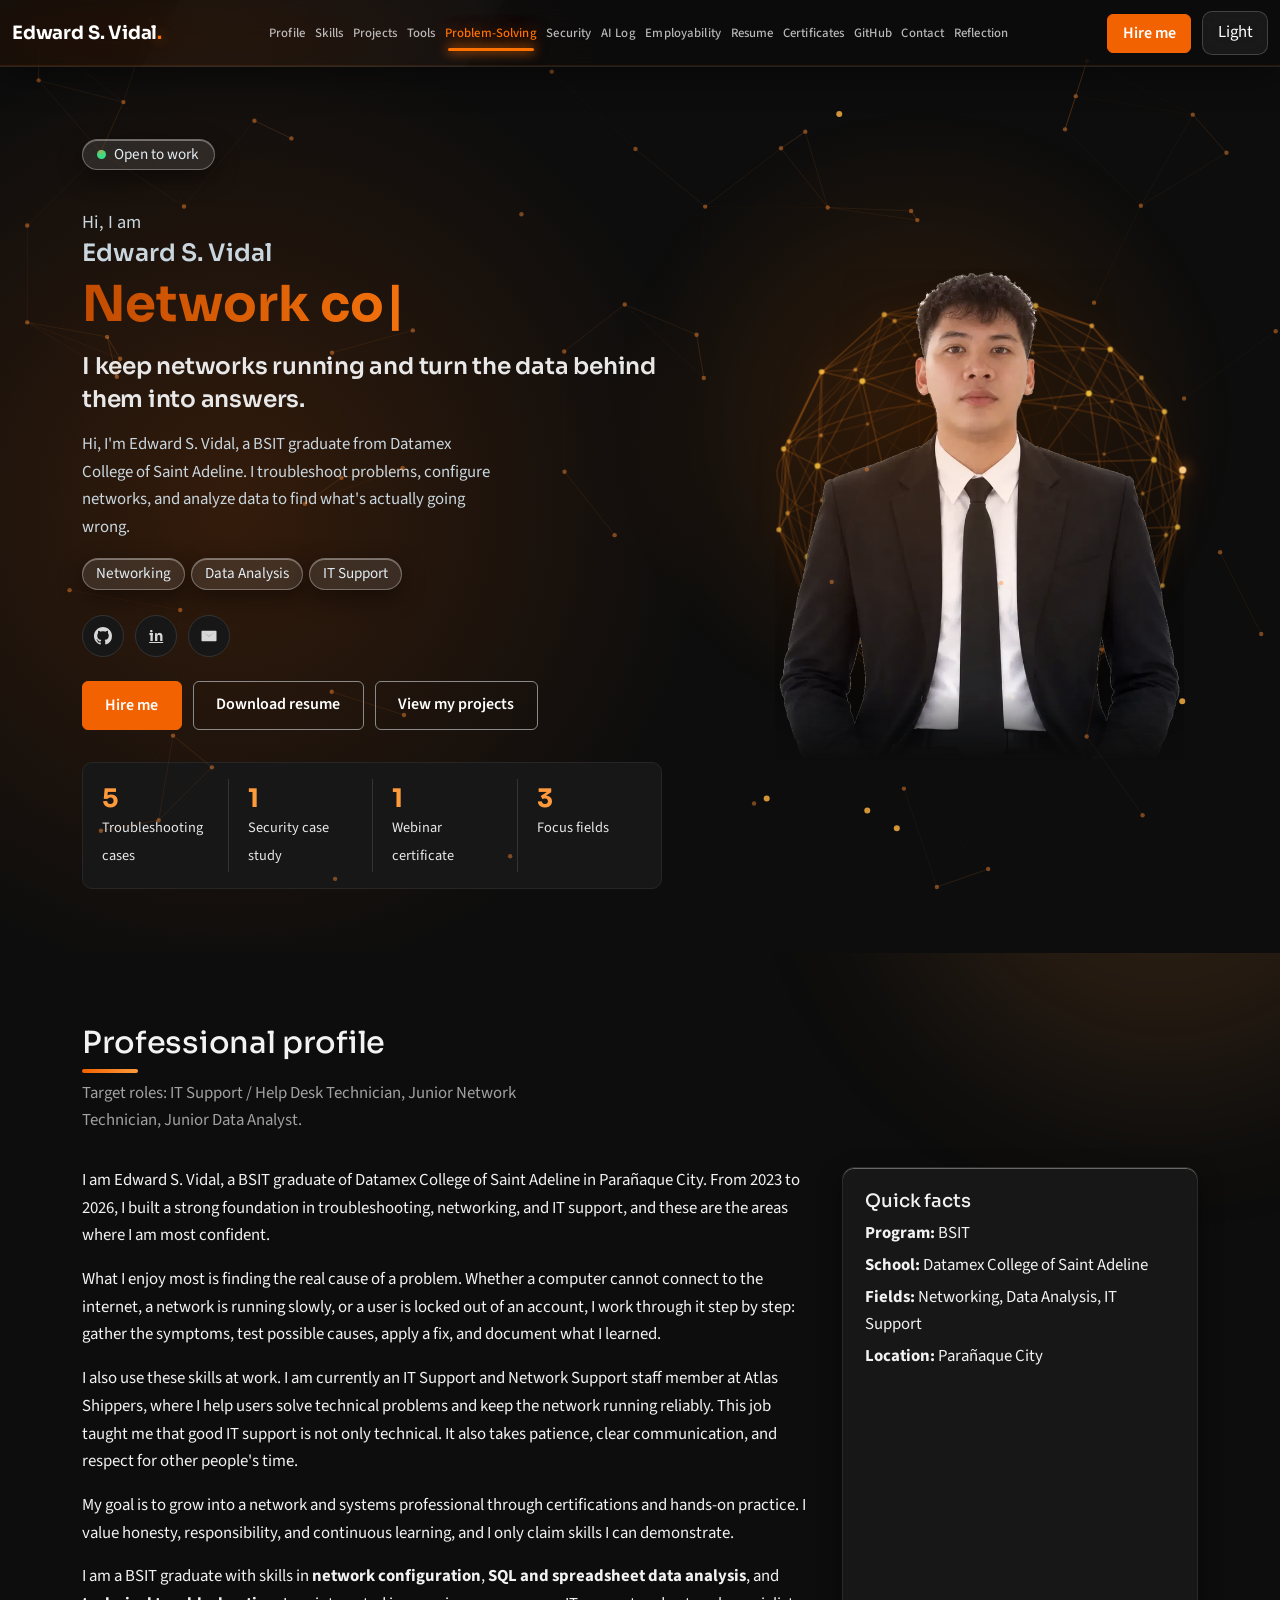
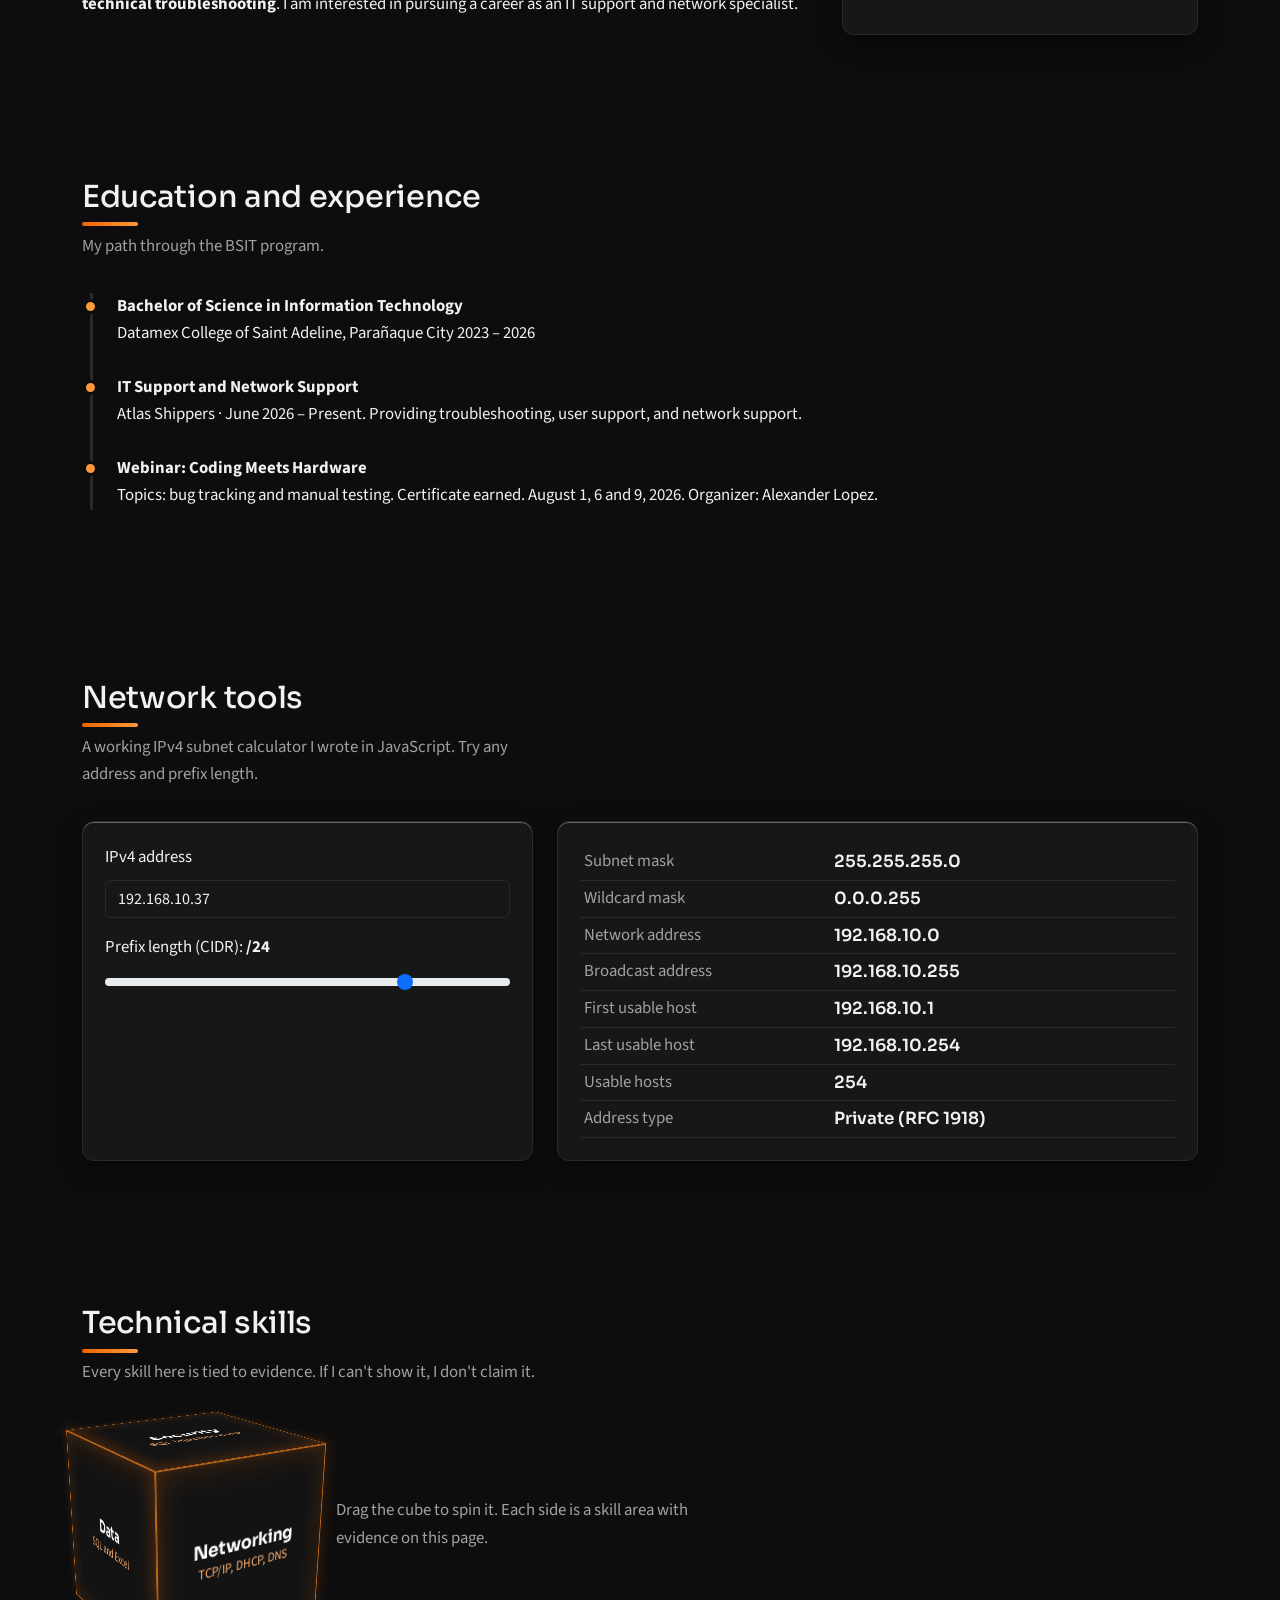
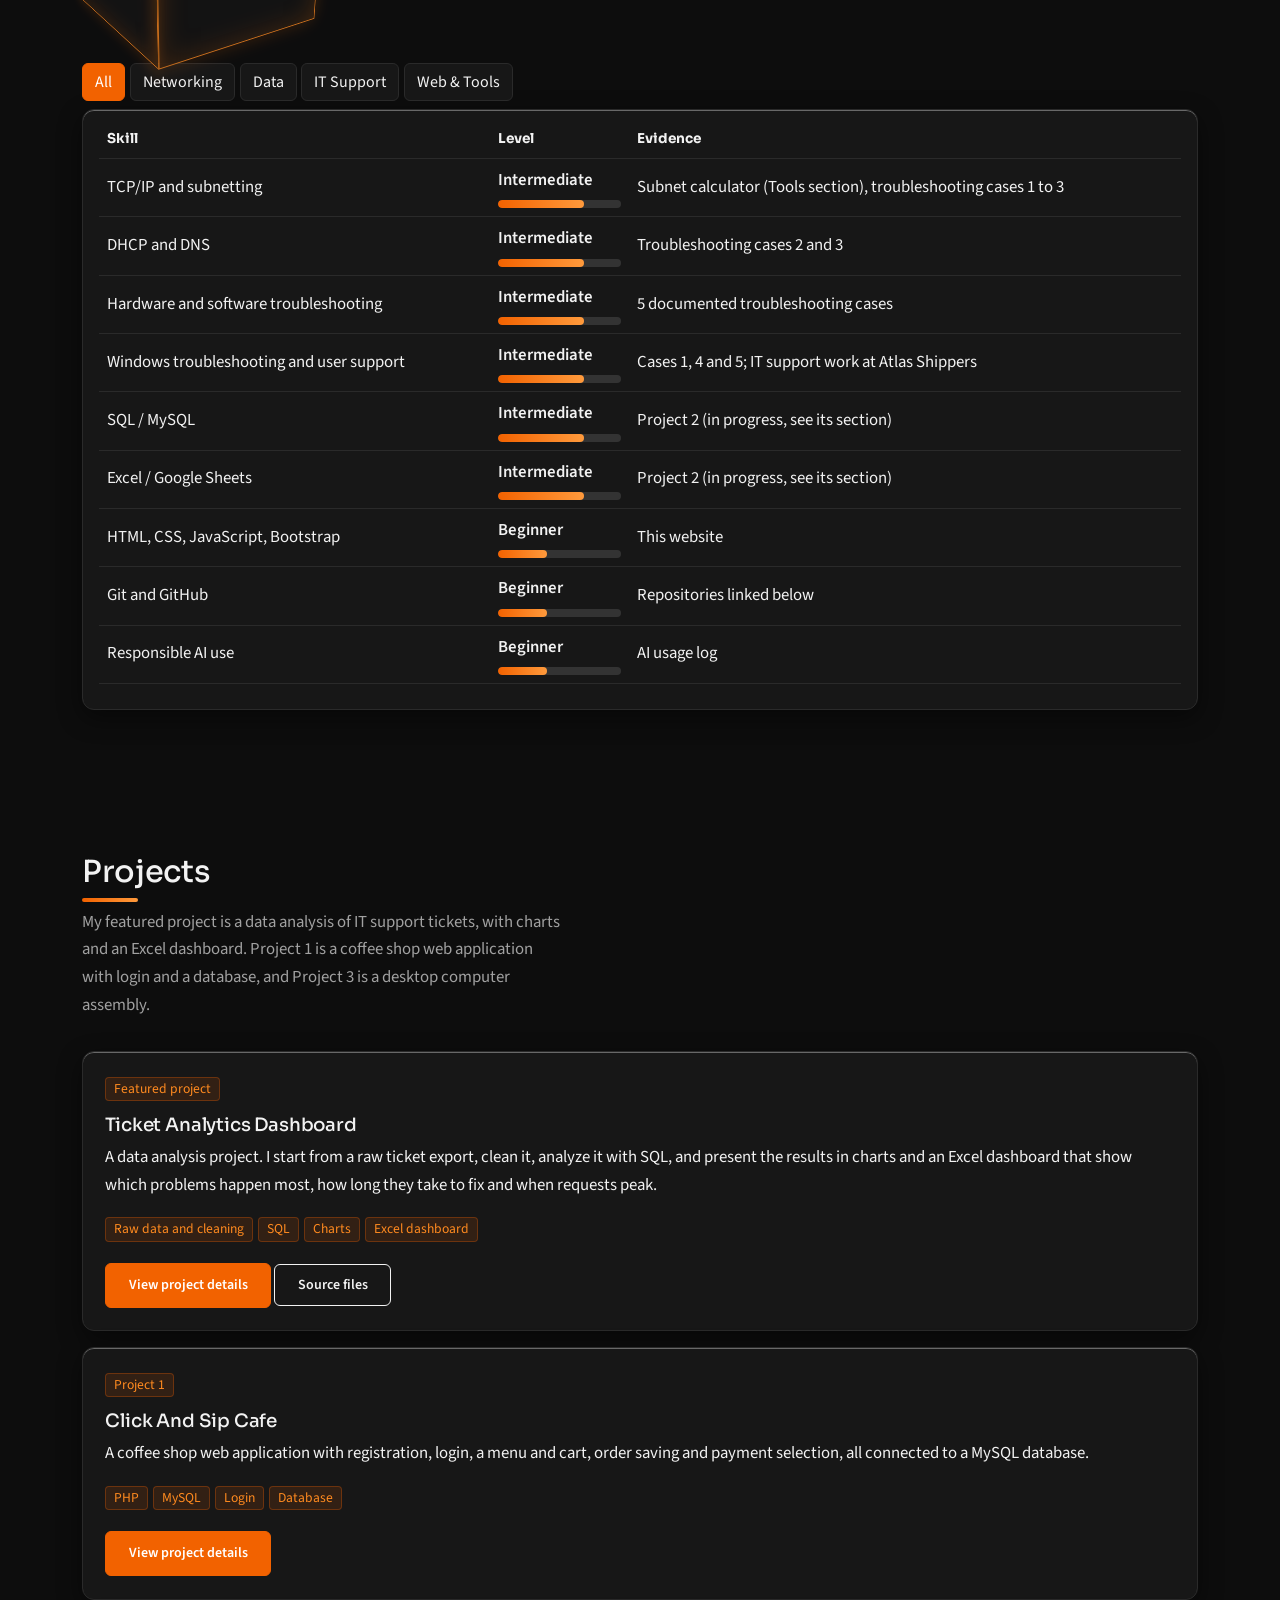
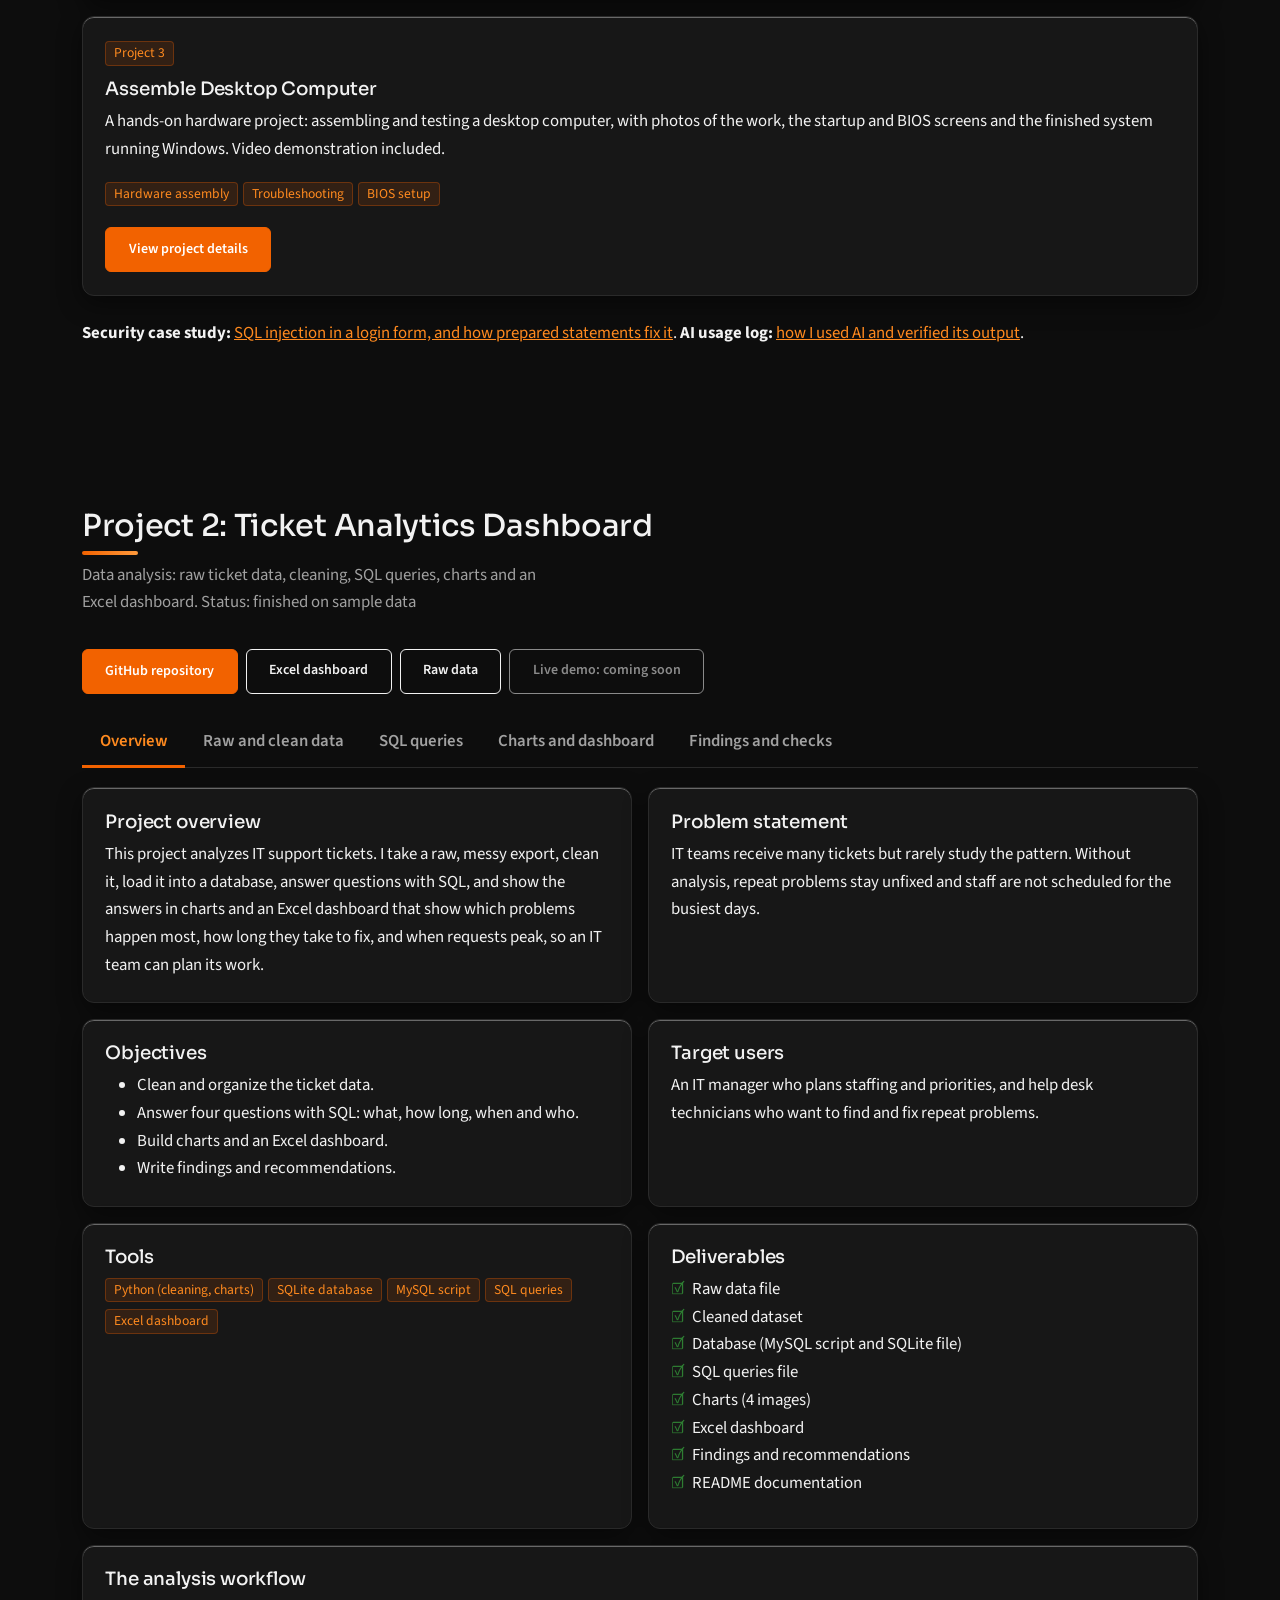
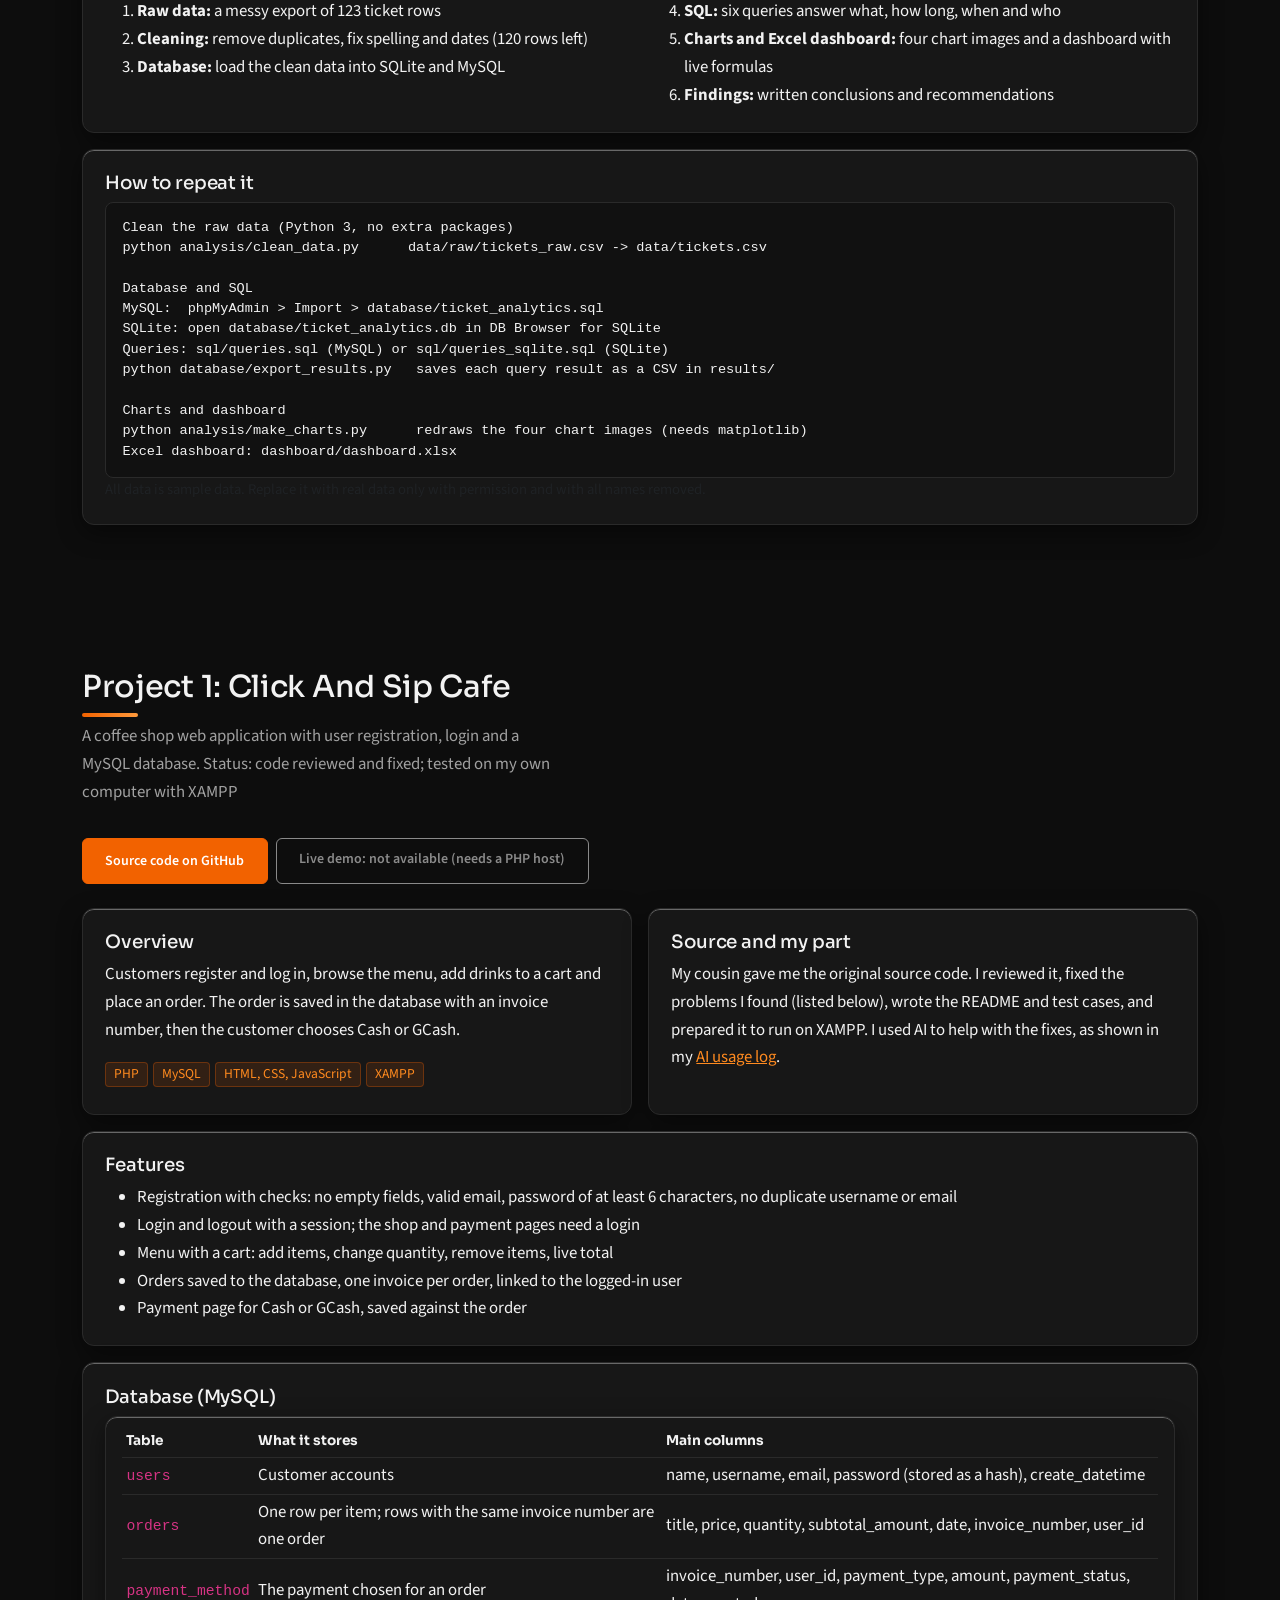
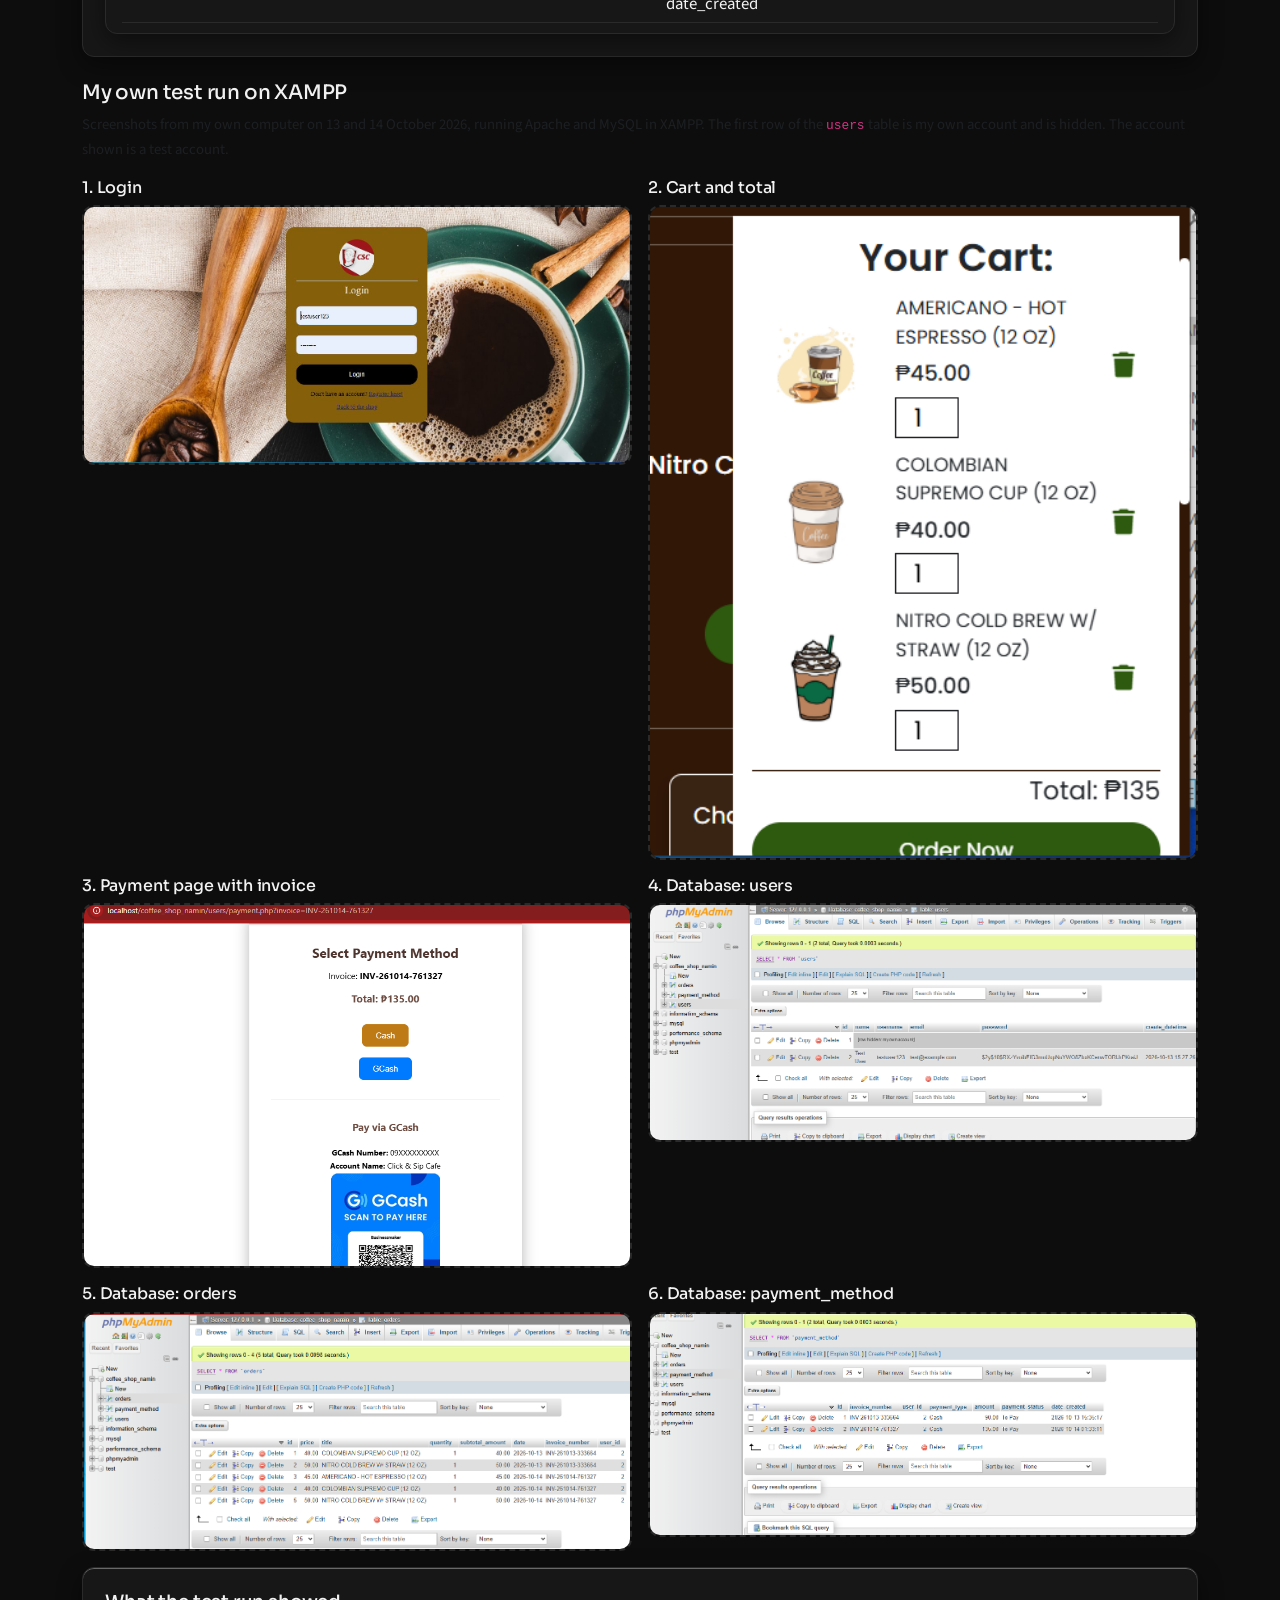
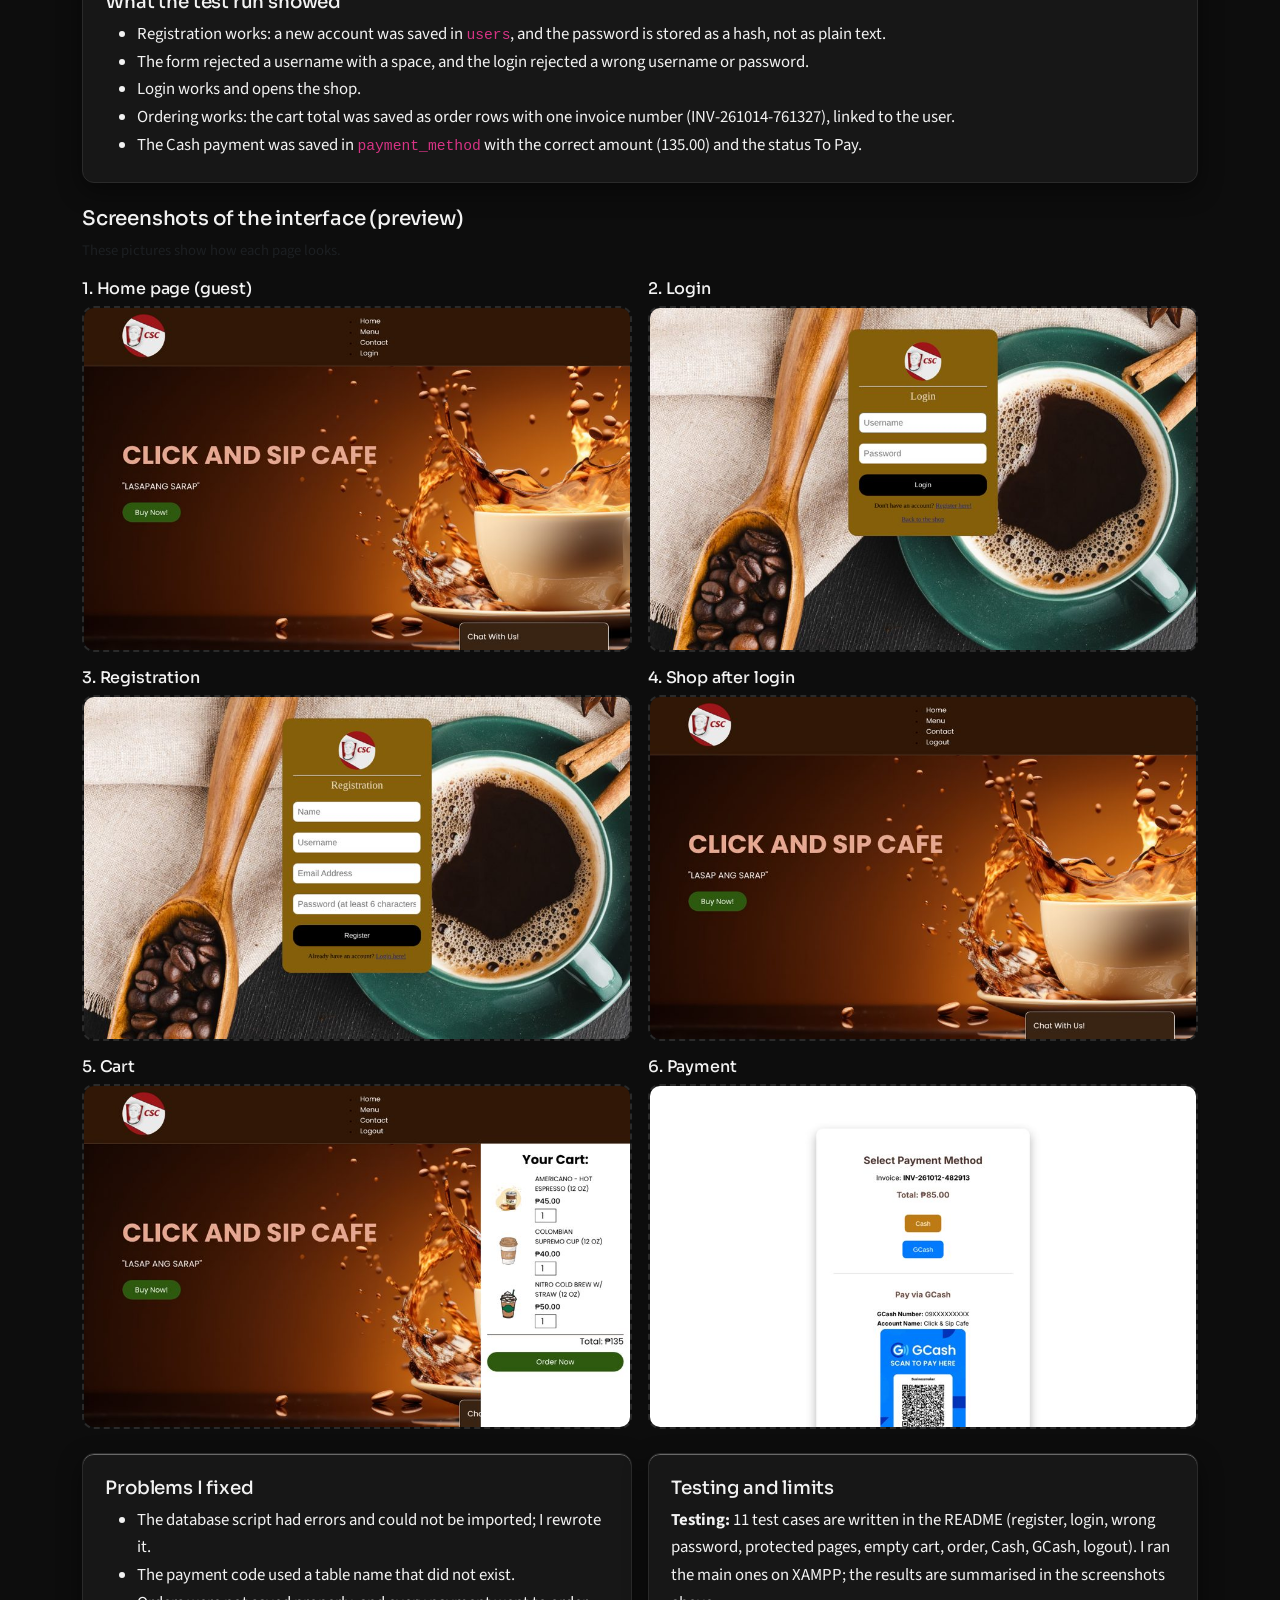
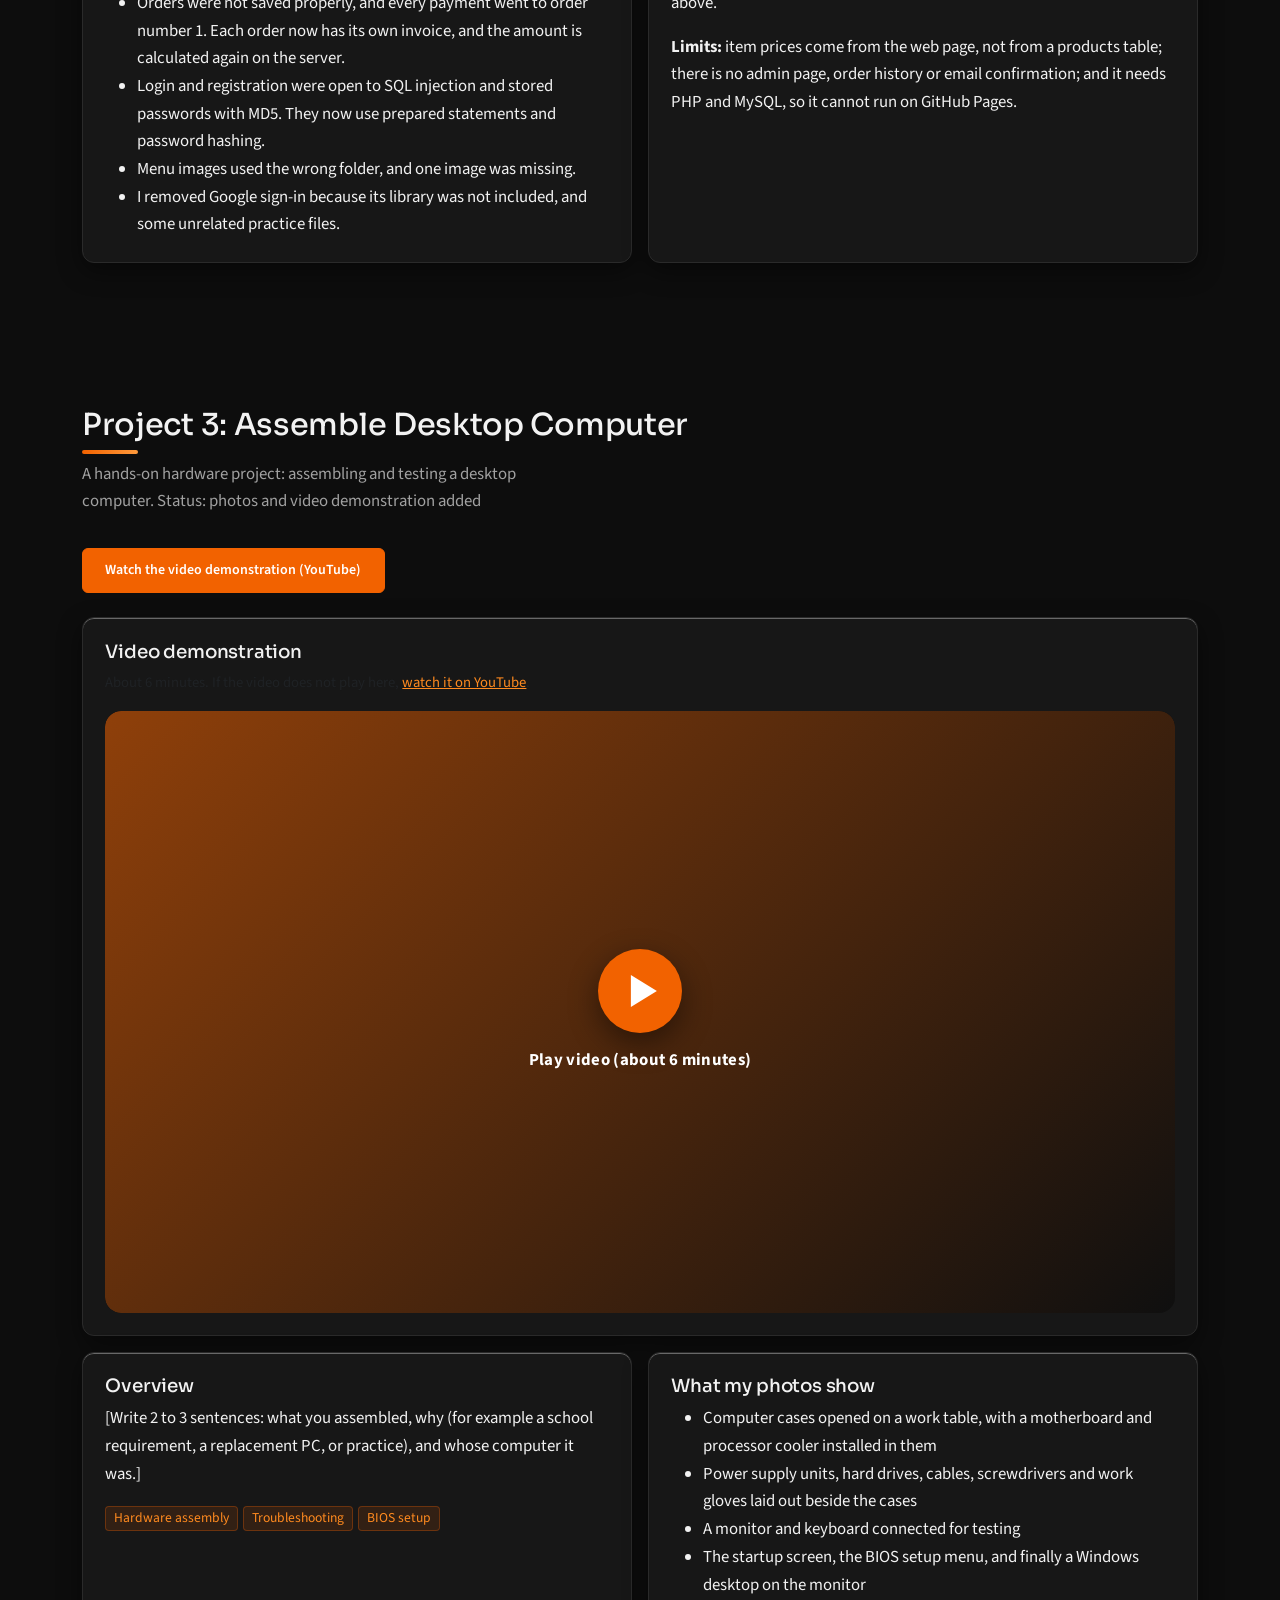
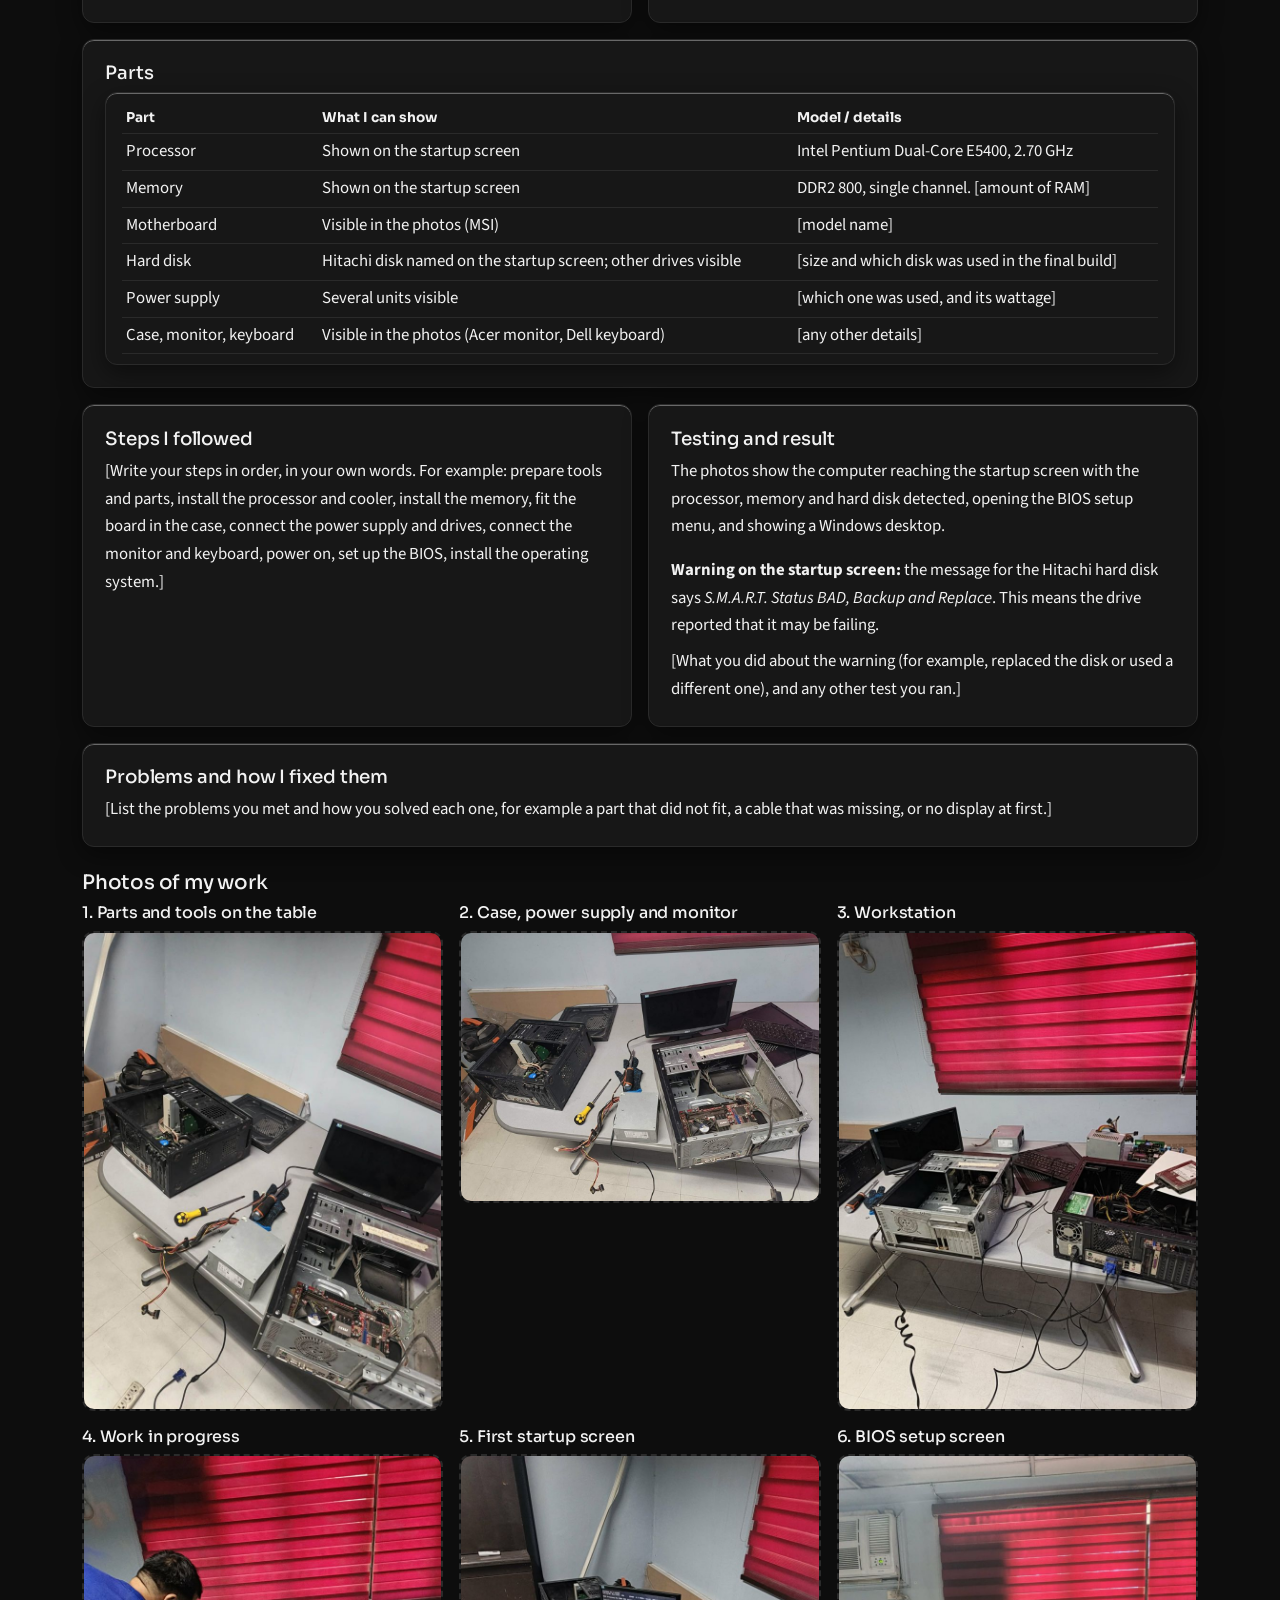
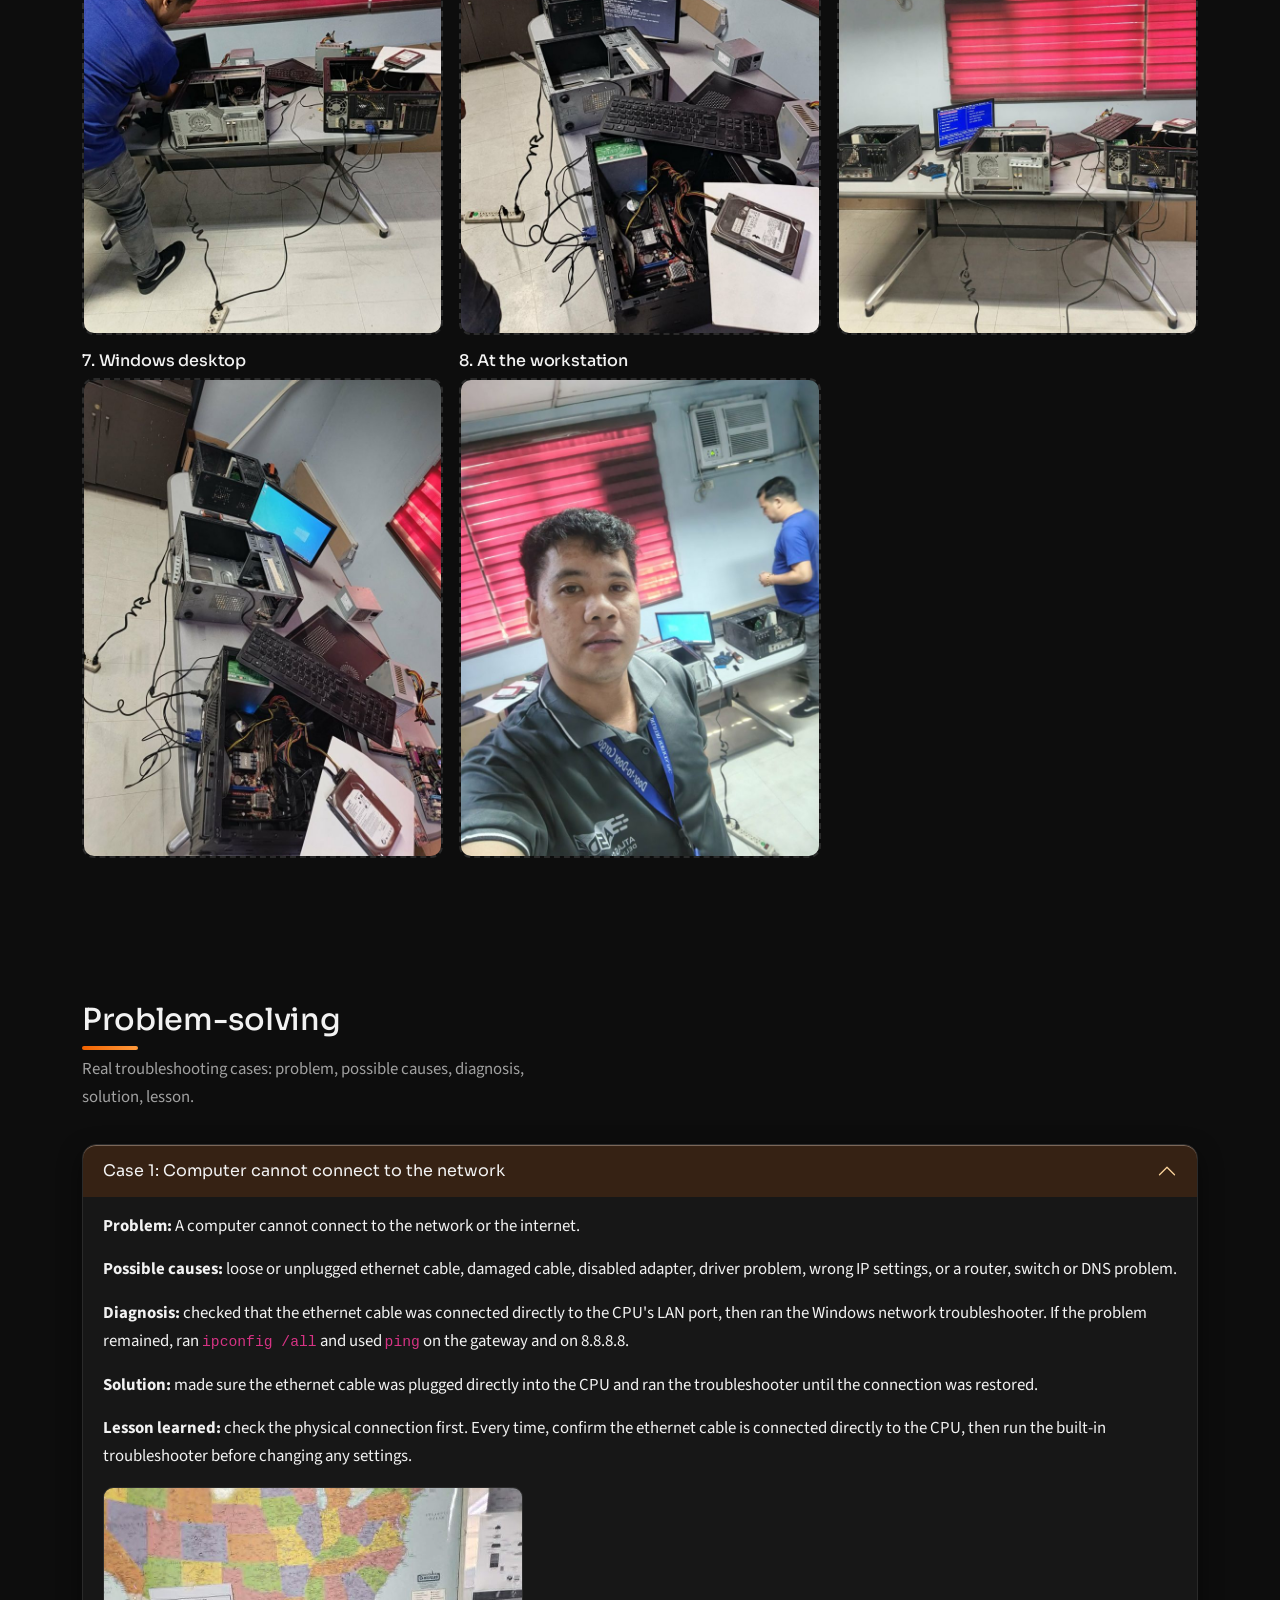
<file: index.html>
<!DOCTYPE html>
<html lang="en">
<head>
<meta charset="utf-8">
<meta name="viewport" content="width=device-width, initial-scale=1">
<title>Edward S. Vidal | BSIT Graduate – Networking, Data Analysis & IT Support</title>
<link rel="preconnect" href="https://fonts.googleapis.com">
<link href="https://fonts.googleapis.com/css2?family=Sora:wght@600;700&family=Source+Sans+3:wght@400;600&display=swap" rel="stylesheet">
<link href="https://cdn.jsdelivr.net/npm/bootstrap@5.3.3/dist/css/bootstrap.min.css" rel="stylesheet">
<link href="css/style.css" rel="stylesheet">
</head>
<body>
<div id="bar"></div>
<div class="glow a"></div><div class="glow b"></div>
<canvas id="bg" aria-hidden="true"></canvas>

<nav class="navbar navbar-dark sticky-top">
 <div class="container">
  <a class="navbar-brand" href="#home">Edward S. Vidal</a>
  <button class="navbar-toggler" data-bs-toggle="collapse" data-bs-target="#nav" aria-label="Toggle menu"><span class="navbar-toggler-icon"></span></button>
  <div id="nav" class="collapse navbar-collapse">
   <ul class="navbar-nav mx-auto">
    <li class="nav-item"><a class="nav-link" href="#profile">Profile</a></li>
    <li class="nav-item"><a class="nav-link" href="#skills">Skills</a></li>
    <li class="nav-item"><a class="nav-link" href="#projects">Projects</a></li>
    <li class="nav-item"><a class="nav-link" href="#tools">Tools</a></li>
    <li class="nav-item"><a class="nav-link" href="#problems">Problem-Solving</a></li>
    <li class="nav-item"><a class="nav-link" href="#security">Security</a></li>
    <li class="nav-item"><a class="nav-link" href="#ailog">AI Log</a></li>
    <li class="nav-item"><a class="nav-link" href="#employability">Employability</a></li>
    <li class="nav-item"><a class="nav-link" href="#resume">Resume</a></li>
    <li class="nav-item"><a class="nav-link" href="#certs">Certificates</a></li>
    <li class="nav-item"><a class="nav-link" href="#github">GitHub</a></li>
    <li class="nav-item"><a class="nav-link" href="#contact">Contact</a></li>
    <li class="nav-item"><a class="nav-link" href="#reflection">Reflection</a></li>
   </ul>
  <div class="nav-actions">
   <a class="btn btn-main hire" href="#contact">Hire me</a>
   <button id="themeBtn" type="button" aria-label="Toggle dark mode">Dark</button>
  </div>
  </div>
 </div>
</nav>

<header id="home" class="hero">
 <div class="container">
  <div class="row align-items-center g-5">
   <div class="col-lg-7">
    <span class="open"><i></i>Open to work</span>
    <p class="greet">Hi, I am</p>
    <p class="hname">Edward S. Vidal</p>
    <p class="typing" id="typing" aria-live="off">Network configuration</p>
    <h1>I keep networks running and turn the data behind them into answers.</h1>
    <p class="mt-3">Hi, I'm Edward S. Vidal, a BSIT graduate from Datamex College of Saint Adeline. I troubleshoot problems, configure networks, and analyze data to find what's actually going wrong.</p>
    <div class="chips my-3"><span>Networking</span><span>Data Analysis</span><span>IT Support</span></div>
    <div class="social">
     <a href="https://github.com/Warden64595" target="_blank" rel="noopener" aria-label="GitHub"><svg viewBox="0 0 16 16" aria-hidden="true"><path d="M8 0C3.58 0 0 3.58 0 8c0 3.54 2.29 6.53 5.47 7.59.4.07.55-.17.55-.38 0-.19-.01-.82-.01-1.49-2.01.37-2.53-.49-2.69-.94-.09-.23-.48-.94-.82-1.13-.28-.15-.68-.52-.01-.53.63-.01 1.08.58 1.23.82.72 1.21 1.87.87 2.33.66.07-.52.28-.87.51-1.07-1.78-.2-3.64-.89-3.64-3.95 0-.87.31-1.59.82-2.15-.08-.2-.36-1.02.08-2.12 0 0 .67-.21 2.2.82.64-.18 1.32-.27 2-.27.68 0 1.36.09 2 .27 1.53-1.04 2.2-.82 2.2-.82.44 1.1.16 1.92.08 2.12.51.56.82 1.27.82 2.15 0 3.07-1.87 3.75-3.65 3.95.29.25.54.73.54 1.48 0 1.07-.01 1.93-.01 2.2 0 .21.15.46.55.38A8.013 8.013 0 0016 8c0-4.42-3.58-8-8-8z"/></svg></a>
     <a href="https://www.linkedin.com/in/edward-vidal-5536613a5" target="_blank" rel="noopener" aria-label="LinkedIn">in</a>
     <a href="mailto:edwardsajovidal@gmail.com" aria-label="Email"><svg viewBox="0 0 24 24" aria-hidden="true"><path d="M3 5h18a1 1 0 011 1v12a1 1 0 01-1 1H3a1 1 0 01-1-1V6a1 1 0 011-1zm9 7.2L4.5 7v.1L12 12.6 19.5 7.1V7L12 12.2z"/></svg></a>
    </div>
    <div class="cta">
     <a href="#contact" class="btn btn-main">Hire me</a>
     <a href="assets/resume.pdf" class="btn btn-alt" download="Edward-S-Vidal-Resume.pdf">Download resume</a>
     <a href="#projects" class="btn btn-alt">View my projects</a>
    </div>
    <div class="statcard">
     <div><div class="n" data-count="5">0</div><small>Troubleshooting cases</small></div>
     <div><div class="n" data-count="1">0</div><small>Security case study</small></div>
     <div><div class="n" data-count="1">0</div><small>Webinar certificate</small></div>
     <div><div class="n" data-count="3">0</div><small>Focus fields</small></div>
    </div>
   </div>
   <div class="col-lg-5 order-first order-lg-last">
    <figure class="photo">
     <div class="ring"><span class="ini">ESV</span><img id="pic" src="assets/photo.png" alt="Photo of Edward S. Vidal" onload="this.previousElementSibling.style.visibility='hidden'" onerror="if(!this.dataset.t){this.dataset.t=1;this.src='assets/photo.jpg'}else{this.style.display='none'}"></div>
    </figure>
   </div>
  </div>
 </div>
</header>

<section id="profile">
 <div class="container">
  <h2>Professional profile</h2>
  <p class="lead-sub">Target roles: IT Support / Help Desk Technician, Junior Network Technician, Junior Data Analyst.</p>
  <div class="row g-4">
   <div class="col-md-8">
    <p>I am Edward S. Vidal, a BSIT graduate of Datamex College of Saint Adeline in Parañaque City. From 2023 to 2026, I built a strong foundation in troubleshooting, networking, and IT support, and these are the areas where I am most confident.</p>
    <p>What I enjoy most is finding the real cause of a problem. Whether a computer cannot connect to the internet, a network is running slowly, or a user is locked out of an account, I work through it step by step: gather the symptoms, test possible causes, apply a fix, and document what I learned.</p>
    <p>I also use these skills at work. I am currently an IT Support and Network Support staff member at Atlas Shippers, where I help users solve technical problems and keep the network running reliably. This job taught me that good IT support is not only technical. It also takes patience, clear communication, and respect for other people's time.</p>
    <p>My goal is to grow into a network and systems professional through certifications and hands-on practice. I value honesty, responsibility, and continuous learning, and I only claim skills I can demonstrate.</p>
    <p>I am a BSIT graduate with skills in <strong>network configuration</strong>, <strong>SQL and spreadsheet data analysis</strong>, and <strong>technical troubleshooting</strong>. I am interested in pursuing a career as an IT support and network specialist.</p>
   </div>
   <div class="col-md-4">
  <div class="panel">
     <h3>Quick facts</h3>
     <p class="mb-1"><strong>Program:</strong> BSIT</p>
     <p class="mb-1"><strong>School:</strong> Datamex College of Saint Adeline</p>
     <p class="mb-1"><strong>Fields:</strong> Networking, Data Analysis, IT Support</p>
     <p class="mb-0"><strong>Location:</strong> Parañaque City</p>
    </div>
   </div>
  </div>
 </div>
</section>

<section id="education">
 <div class="container">
  <h2>Education and experience</h2>
  <p class="lead-sub">My path through the BSIT program.</p>
  <div class="tl">
   <div class="it"><strong>Bachelor of Science in Information Technology</strong><br>Datamex College of Saint Adeline, Parañaque City 2023 – 2026</div>
   <div class="it"><strong>IT Support and Network Support</strong><br>Atlas Shippers · June 2026 – Present. Providing troubleshooting, user support, and network support.</div>
   <div class="it"><strong>Webinar: Coding Meets Hardware</strong><br>Topics: bug tracking and manual testing. Certificate earned. August 1, 6 and 9, 2026. Organizer: Alexander Lopez.</div>
  </div>
 </div>
</section>

<section id="tools">
 <div class="container">
  <h2>Network tools</h2>
  <p class="lead-sub">A working IPv4 subnet calculator I wrote in JavaScript. Try any address and prefix length.</p>
  <div class="row g-4">
   <div class="col-md-5"><div class="panel">
    <label for="sip" class="form-label">IPv4 address</label>
    <input id="sip" class="form-control mb-3" value="192.168.10.37" autocomplete="off">
    <label for="spf" class="form-label">Prefix length (CIDR): <strong id="spv">/24</strong></label>
    <input id="spf" type="range" min="0" max="32" value="24" class="form-range">
    <div id="serr" class="text-danger small" role="alert"></div>
   </div></div>
   <div class="col-md-7"><div class="panel"><table class="table table-sm mb-0"><tbody id="sres"></tbody></table></div></div>
  </div>
 </div>
</section>

<section id="skills">
 <div class="container">
  <h2>Technical skills</h2>
  <p class="lead-sub">Every skill here is tied to evidence. If I can't show it, I don't claim it.</p>
  <div class="cube-wrap">
   <div class="cube-scene" role="img" aria-label="Rotating cube with six skill areas: networking, IT support, troubleshooting, data, security and testing">
    <div class="cube"><div class="f f1"><b>Networking</b><small>TCP/IP, DHCP, DNS</small></div><div class="f f2"><b>IT Support</b><small>Help desk and users</small></div><div class="f f3"><b>Troubleshooting</b><small>5 documented cases</small></div><div class="f f4"><b>Data</b><small>SQL and Excel</small></div><div class="f f5"><b>Security</b><small>SQL injection case</small></div><div class="f f6"><b>Testing</b><small>Bug tracking webinar</small></div></div>
   </div>
   <p class="cube-note mb-0">Drag the cube to spin it. Each side is a skill area with evidence on this page.</p>
  </div>
  <div class="filter" role="group" aria-label="Filter skills">
   <button class="btn on" data-f="all">All</button><button class="btn" data-f="Networking">Networking</button><button class="btn" data-f="Data">Data</button><button class="btn" data-f="Support">IT Support</button><button class="btn" data-f="Other">Web &amp; Tools</button>
  </div>
  <div class="table-responsive">
   <table class="table align-middle" id="skillTable">
    <thead><tr><th>Skill</th><th>Level</th><th>Evidence</th></tr></thead>
    <tbody>
     <tr data-c="Networking"><td>TCP/IP and subnetting</td><td class="lvl">Intermediate</td><td>Subnet calculator (Tools section), troubleshooting cases 1 to 3</td></tr>
     <tr data-c="Networking"><td>DHCP and DNS</td><td class="lvl">Intermediate</td><td>Troubleshooting cases 2 and 3</td></tr>
     <tr data-c="Support"><td>Hardware and software troubleshooting</td><td class="lvl">Intermediate</td><td>5 documented troubleshooting cases</td></tr>
     <tr data-c="Support"><td>Windows troubleshooting and user support</td><td class="lvl">Intermediate</td><td>Cases 1, 4 and 5; IT support work at Atlas Shippers</td></tr>
     <tr data-c="Data"><td>SQL / MySQL</td><td class="lvl">Intermediate</td><td>Project 2 (in progress, see its section)</td></tr>
     <tr data-c="Data"><td>Excel / Google Sheets</td><td class="lvl">Intermediate</td><td>Project 2 (in progress, see its section)</td></tr>
     <tr data-c="Other"><td>HTML, CSS, JavaScript, Bootstrap</td><td class="lvl">Beginner</td><td>This website</td></tr>
     <tr data-c="Other"><td>Git and GitHub</td><td class="lvl">Beginner</td><td>Repositories linked below</td></tr>
     <tr data-c="Other"><td>Responsible AI use</td><td class="lvl">Beginner</td><td>AI usage log</td></tr>
    </tbody>
   </table>
  </div>
 </div>
</section>

<section id="projects">
 <div class="container">
  <h2>Projects</h2>
  <p class="lead-sub">My featured project is a data analysis of IT support tickets, with charts and an Excel dashboard. Project 1 is a coffee shop web application with login and a database, and Project 3 is a desktop computer assembly.</p>
  <div class="panel">
   <span class="tag">Featured project</span>
   <h3 class="mt-2">Ticket Analytics Dashboard</h3>
   <p>A data analysis project. I start from a raw ticket export, clean it, analyze it with SQL, and present the results in charts and an Excel dashboard that show which problems happen most, how long they take to fix and when requests peak.</p>
   <p><span class="tag">Raw data and cleaning</span><span class="tag">SQL</span><span class="tag">Charts</span><span class="tag">Excel dashboard</span></p>
   <a href="#project2" class="btn btn-main btn-sm">View project details</a>
   <a href="https://github.com/Warden64595/ticket-analytics-dashboard" target="_blank" rel="noopener" class="btn btn-alt btn-sm">Source files</a>
  </div>
  <div class="panel mt-3">
   <span class="tag">Project 1</span>
   <h3 class="mt-2">Click And Sip Cafe</h3>
   <p>A coffee shop web application with registration, login, a menu and cart, order saving and payment selection, all connected to a MySQL database.</p>
   <p><span class="tag">PHP</span><span class="tag">MySQL</span><span class="tag">Login</span><span class="tag">Database</span></p>
   <a href="#project1" class="btn btn-main btn-sm">View project details</a>
  </div>
  <div class="panel mt-3">
   <span class="tag">Project 3</span>
   <h3 class="mt-2">Assemble Desktop Computer</h3>
   <p>A hands-on hardware project: assembling and testing a desktop computer, with photos of the work, the startup and BIOS screens and the finished system running Windows. Video demonstration included.</p>
   <p><span class="tag">Hardware assembly</span><span class="tag">Troubleshooting</span><span class="tag">BIOS setup</span></p>
   <a href="#project3" class="btn btn-main btn-sm">View project details</a>
  </div>
  <p class="mt-4"><strong>Security case study:</strong> <a href="#security">SQL injection in a login form, and how prepared statements fix it</a>. <strong>AI usage log:</strong> <a href="#ailog">how I used AI and verified its output</a>.</p>
 </div>
</section>

<section id="project2">
 <div class="container">
  <h2>Project 2: Ticket Analytics Dashboard</h2>
  <p class="lead-sub">Data analysis: raw ticket data, cleaning, SQL queries, charts and an Excel dashboard. Status: finished on sample data</p>
  <div class="d-flex flex-wrap gap-2 mb-4">
   <a href="https://github.com/Warden64595/ticket-analytics-dashboard" target="_blank" rel="noopener" class="btn btn-main btn-sm">GitHub repository</a>
   <a href="https://github.com/Warden64595/ticket-analytics-dashboard/blob/main/dashboard/dashboard.xlsx" target="_blank" rel="noopener" class="btn btn-alt btn-sm">Excel dashboard</a> <a href="https://github.com/Warden64595/ticket-analytics-dashboard/blob/main/data/raw/tickets_raw.csv" target="_blank" rel="noopener" class="btn btn-alt btn-sm">Raw data</a> <span class="btn btn-alt btn-sm disabled" aria-disabled="true">Live demo: coming soon</span>
  </div>
  <ul class="nav nav-tabs pd-tabs" role="tablist">
   <li class="nav-item"><button class="nav-link active" data-bs-toggle="tab" data-bs-target="#p2-over" type="button" role="tab">Overview</button></li>
   <li class="nav-item"><button class="nav-link" data-bs-toggle="tab" data-bs-target="#p2-data" type="button" role="tab">Raw and clean data</button></li>
   <li class="nav-item"><button class="nav-link" data-bs-toggle="tab" data-bs-target="#p2-sql" type="button" role="tab">SQL queries</button></li>
   <li class="nav-item"><button class="nav-link" data-bs-toggle="tab" data-bs-target="#p2-dash" type="button" role="tab">Charts and dashboard</button></li>
   <li class="nav-item"><button class="nav-link" data-bs-toggle="tab" data-bs-target="#p2-find" type="button" role="tab">Findings and checks</button></li>
  </ul>
  <div class="tab-content pd-body">

   <div class="tab-pane fade show active" id="p2-over" role="tabpanel">
    <div class="row g-3">
     <div class="col-md-6"><div class="panel"><h3>Project overview</h3><p class="mb-0">This project analyzes IT support tickets. I take a raw, messy export, clean it, load it into a database, answer questions with SQL, and show the answers in charts and an Excel dashboard that show which problems happen most, how long they take to fix, and when requests peak, so an IT team can plan its work.</p></div></div>
     <div class="col-md-6"><div class="panel"><h3>Problem statement</h3><p class="mb-0">IT teams receive many tickets but rarely study the pattern. Without analysis, repeat problems stay unfixed and staff are not scheduled for the busiest days.</p></div></div>
     <div class="col-md-6"><div class="panel"><h3>Objectives</h3><ul class="mb-0"><li>Clean and organize the ticket data.</li><li>Answer four questions with SQL: what, how long, when and who.</li><li>Build charts and an Excel dashboard.</li><li>Write findings and recommendations.</li></ul></div></div>
     <div class="col-md-6"><div class="panel"><h3>Target users</h3><p class="mb-0">An IT manager who plans staffing and priorities, and help desk technicians who want to find and fix repeat problems.</p></div></div>
     <div class="col-md-6"><div class="panel"><h3>Tools</h3><span class="tag">Python (cleaning, charts)</span><span class="tag">SQLite database</span><span class="tag">MySQL script</span><span class="tag">SQL queries</span><span class="tag">Excel dashboard</span></div></div>
     <div class="col-md-6"><div class="panel"><h3>Deliverables</h3>
      <ul class="chk-list mb-2"><li class="chk done">Raw data file</li><li class="chk done">Cleaned dataset</li><li class="chk done">Database (MySQL script and SQLite file)</li><li class="chk done">SQL queries file</li><li class="chk done">Charts (4 images)</li><li class="chk done">Excel dashboard</li><li class="chk done">Findings and recommendations</li><li class="chk done">README documentation</li></ul></div></div>
     <div class="col-12"><div class="panel"><h3>The analysis workflow</h3>
      <div class="row"><div class="col-md-6"><ol class="mb-0"><li><strong>Raw data:</strong> a messy export of 123 ticket rows</li><li><strong>Cleaning:</strong> remove duplicates, fix spelling and dates (120 rows left)</li><li><strong>Database:</strong> load the clean data into SQLite and MySQL</li></ol></div>
      <div class="col-md-6"><ol class="mb-0" start="4"><li><strong>SQL:</strong> six queries answer what, how long, when and who</li><li><strong>Charts and Excel dashboard:</strong> four chart images and a dashboard with live formulas</li><li><strong>Findings:</strong> written conclusions and recommendations</li></ol></div></div></div></div>
     <div class="col-12"><div class="panel"><h3>How to repeat it</h3>
<pre class="code"><code>Clean the raw data (Python 3, no extra packages)
python analysis/clean_data.py      data/raw/tickets_raw.csv -> data/tickets.csv

Database and SQL
MySQL:  phpMyAdmin > Import > database/ticket_analytics.sql
SQLite: open database/ticket_analytics.db in DB Browser for SQLite
Queries: sql/queries.sql (MySQL) or sql/queries_sqlite.sql (SQLite)
python database/export_results.py   saves each query result as a CSV in results/

Charts and dashboard
python analysis/make_charts.py      redraws the four chart images (needs matplotlib)
Excel dashboard: dashboard/dashboard.xlsx</code></pre>
      <p class="small text-muted mb-0">All data is sample data. Replace it with real data only with permission and with all names removed.</p></div></div>
    </div>
   </div>

   <div class="tab-pane fade" id="p2-data" role="tabpanel">
    <div class="row g-3">
     <div class="col-12"><div class="panel"><h3>Data source</h3><p class="mb-0">Sample data: 120 made-up tickets created for this project, from 3 August to 27 September 2026. They are not real company tickets and contain no personal information.</p></div></div>
     <div class="col-lg-7"><div class="panel"><h3>Data dictionary</h3>
      <div class="table-responsive"><table class="table table-sm mb-0"><thead><tr><th>Column</th><th>Type</th><th>Meaning</th></tr></thead><tbody><tr><td><code>ticket_id (PK)</code></td><td>Number</td><td>Unique ticket number</td></tr><tr><td><code>title</code></td><td>Text</td><td>Short description of the problem</td></tr><tr><td><code>created_at</code></td><td>Date and time</td><td>When the ticket was opened</td></tr><tr><td><code>closed_at</code></td><td>Date and time</td><td>When it was resolved (empty if still open)</td></tr><tr><td><code>category_id (FK)</code></td><td>Number</td><td>Links to the categories table (Network, Hardware, Software, Account, Printer)</td></tr><tr><td><code>priority</code></td><td>Text</td><td>Low, Medium or High</td></tr><tr><td><code>status</code></td><td>Text</td><td>Open, In progress or Closed</td></tr><tr><td><code>department</code></td><td>Text</td><td>Who reported the problem</td></tr><tr><td><code>technician_id (FK)</code></td><td>Number</td><td>Links to the technicians table</td></tr></tbody></table></div></div></div>
     <div class="col-lg-5"><div class="panel"><h3>Data cleaning</h3>
      <p class="small">From <code>data/raw/tickets_raw.csv</code> (123 rows) to <code>data/tickets.csv</code> (120 rows):</p>
      <ul class="mb-0"><li>3 duplicate rows removed.</li><li>25 rows with extra spaces or mixed spelling fixed, such as "network", "NETWORK" and " Network ".</li><li>18 rows with a second date format converted to one format.</li><li>Checked that closed_at is after created_at: 0 problems.</li><li>Category and technician names replaced with ids.</li></ul></div></div>
     <div class="col-12"><div class="panel"><h3>Raw data sample <small class="text-muted">(SAMPLE data, first rows of the raw file)</small></h3>
      <div class="table-responsive"><table class="table table-sm mb-0" id="rawTbl"><thead><tr><th>ticket_id</th><th>title</th><th>created_at</th><th>closed_at</th><th>category</th><th>priority</th></tr></thead><tbody><tr><td>26</td><td>Connected but no internet</td><td>2026-08-17 16:45:00</td><td>2026-08-18 02:45:00</td><td>Network</td><td>High</td></tr><tr><td>98</td><td>Email client not opening</td><td>2026-09-15 12:13:00</td><td>2026-09-15 13:13:00</td><td>Software</td><td>Medium</td></tr><tr><td>90</td><td>Computer very slow</td><td>2026-09-11 13:22:00</td><td>2026-09-11 21:22:00</td><td>Hardware</td><td>Low</td></tr><tr><td>17</td><td>Laptop battery drains fast</td><td>2026-08-12 10:46:00</td><td>2026-08-12 23:46:00</td><td>Hardware</td><td>Low</td></tr><tr><td>86</td><td>Software license expired</td><td>2026-09-10 13:26:00</td><td>2026-09-10 17:26:00</td><td>Software</td><td>High</td></tr><tr><td>28</td><td>Cannot reach shared folder</td><td>2026-08-18 16:26:00</td><td>2026-08-19 00:26:00</td><td>Network</td><td>low</td></tr><tr><td>94</td><td>Forgot password</td><td>2026-09-15 08:28:00</td><td>2026-09-15 11:28:00</td><td>Account</td><td>Medium</td></tr><tr><td>65</td><td>Keyboard or mouse not working</td><td>2026-08-31 16:22:00</td><td>2026-09-01 05:22:00</td><td>Hardware</td><td>High</td></tr></tbody></table></div>
      <p class="small text-muted mb-0 mt-2">The raw file was generated from the sample data to practise cleaning. It is not a real company export. <a href="https://github.com/Warden64595/ticket-analytics-dashboard/blob/main/data/raw/tickets_raw.csv" target="_blank" rel="noopener">Open the full raw file</a>.</p></div></div>
     <div class="col-12"><h3 class="h5 mt-2">Data model (ERD)</h3><figure class="slot"><img src="docs/erd.png" alt="Entity relationship diagram: tickets, categories, technicians" onerror="this.parentNode.classList.add('missing');this.remove()"><div class="miss">Add <b>docs/erd.png</b><br><small>Entity relationship diagram: tickets, categories, technicians</small></div></figure></div>
    </div>
   </div>

   <div class="tab-pane fade" id="p2-sql" role="tabpanel">
    <div class="panel"><h3>SQL queries</h3>
<pre class="code"><code>-- 1. Tickets per category
SELECT c.name AS category, COUNT(*) AS total
FROM tickets t JOIN categories c ON t.category_id = c.id
GROUP BY c.name ORDER BY total DESC;

-- 2. Average hours to resolve, per category
SELECT c.name AS category,
       ROUND(AVG(TIMESTAMPDIFF(HOUR, t.created_at, t.closed_at)), 1) AS avg_hours
FROM tickets t JOIN categories c ON t.category_id = c.id
WHERE t.closed_at IS NOT NULL
GROUP BY c.name ORDER BY avg_hours DESC;

-- 3. Tickets per weekday
SELECT DAYNAME(created_at) AS weekday, COUNT(*) AS total
FROM tickets GROUP BY weekday ORDER BY total DESC;

-- 4. Tickets per day
SELECT DATE(created_at) AS day, COUNT(*) AS total
FROM tickets GROUP BY day ORDER BY day;

-- 5. Repeat problems
SELECT title, COUNT(*) AS times
FROM tickets GROUP BY title HAVING COUNT(*) &gt; 1 ORDER BY times DESC;

-- 6. Technician workload
SELECT te.name AS technician, COUNT(*) AS tickets
FROM tickets t JOIN technicians te ON t.technician_id = te.id
GROUP BY te.name ORDER BY tickets DESC;</code></pre>
     <p class="small text-muted mb-0">Every query result was compared with the totals in the Excel dashboard. They match.</p></div>
   </div>

   <div class="tab-pane fade" id="p2-dash" role="tabpanel">
    <h3 class="h5">Charts from the SQL results</h3><p class="small text-muted mb-3">Sample data. Made with <code>analysis/make_charts.py</code>.</p>
    <div class="row g-3 mb-4"><div class="col-md-6"><img class="img-fluid rounded" src="docs/chart-category.png" alt="Bar chart: tickets per category"></div><div class="col-md-6"><img class="img-fluid rounded" src="docs/chart-resolution.png" alt="Bar chart: average hours to resolve per category"></div><div class="col-md-6"><img class="img-fluid rounded" src="docs/chart-weekday.png" alt="Bar chart: tickets per weekday"></div><div class="col-md-6"><img class="img-fluid rounded" src="docs/chart-day.png" alt="Line chart: tickets per day"></div></div>
    <h3 class="h5">Dashboard summary <small class="text-muted">(sample numbers)</small></h3>
    <div class="row g-3 mb-3" id="kpis"></div>
    <div class="row g-3">
     <div class="col-lg-4"><div class="panel"><h3>Tickets per category</h3><div class="bars" id="bCat"></div></div></div>
     <div class="col-lg-4"><div class="panel"><h3>Average hours to resolve</h3><div class="bars" id="bRes"></div></div></div>
     <div class="col-lg-4"><div class="panel"><h3>Tickets per weekday</h3><div class="bars" id="bDay"></div></div></div>
    </div>
    <h3 class="h5 mt-4">My Excel dashboard</h3>
    <figure class="slot"><img src="docs/dashboard.png" alt="Screenshot of my Excel dashboard" onerror="this.parentNode.classList.add('missing');this.remove()"><div class="miss">Add <b>docs/dashboard.png</b><br><small>Screenshot of my Excel dashboard</small></div></figure>
    <h3 class="h5 mt-4">Screenshots of my work</h3>
    <div class="row g-3"><div class="col-md-6"><h3 class="h6">1. Raw data</h3><figure class="slot"><img class="img-fluid rounded" src="docs/screenshot-1-raw-data.png" alt="Screenshot: tickets_raw.csv opened in Excel, showing the messy rows" onerror="this.parentNode.classList.add('missing');this.remove()"><div class="miss">Add <b>docs/screenshot-1-raw-data.png</b><br><small>tickets_raw.csv opened in Excel, showing the messy rows</small></div></figure></div><div class="col-md-6"><h3 class="h6">2. Data cleaning steps</h3><figure class="slot"><img class="img-fluid rounded" src="docs/screenshot-2-cleaning.png" alt="Screenshot: The cleaning steps and the number of rows fixed (from the README)" onerror="this.parentNode.classList.add('missing');this.remove()"><div class="miss">Add <b>docs/screenshot-2-cleaning.png</b><br><small>The cleaning steps and the number of rows fixed (from the README)</small></div></figure></div><div class="col-md-6"><h3 class="h6">3. SQL query result</h3><figure class="slot"><img class="img-fluid rounded" src="docs/screenshot-3-sql-results.png" alt="Screenshot: SQL query result: tickets per category (results/tickets_per_category.csv opened in Excel)" onerror="this.parentNode.classList.add('missing');this.remove()"><div class="miss">Add <b>docs/screenshot-3-sql-results.png</b><br><small>SQL query result: tickets per category (results/tickets_per_category.csv opened in Excel)</small></div></figure></div><div class="col-md-6"><h3 class="h6">4. Excel dashboard</h3><figure class="slot"><img class="img-fluid rounded" src="docs/screenshot-4-excel-dashboard.png" alt="Screenshot: dashboard.xlsx opened in Excel" onerror="this.parentNode.classList.add('missing');this.remove()"><div class="miss">Add <b>docs/screenshot-4-excel-dashboard.png</b><br><small>dashboard.xlsx opened in Excel</small></div></figure></div></div>

   </div>

   <div class="tab-pane fade" id="p2-find" role="tabpanel">
    <div class="row g-3">
     <div class="col-md-6"><div class="panel"><h3>Findings</h3><p class="mb-0">On the sample data, Network is the biggest category with 38 of 120 tickets (32%), followed by Hardware (27) and Software (24). Hardware tickets take the longest to resolve, 8.6 hours on average, and Account tickets are the fastest at 1.8 hours. Monday is the busiest weekday with 29 tickets, and weekends are quiet (10 tickets in total). The most repeated problems are "Cannot reach shared folder" and "Cannot connect to Wi-Fi", with 10 tickets each. Because this is sample data, these findings show how the analysis works. They are not real results.</p></div></div>
     <div class="col-md-6"><div class="panel"><h3>Recommendations</h3><p class="mb-0">Based on the sample data: put the most effort into network problems, which are about a third of all tickets, and fix the repeat causes first, such as shared folder access and Wi-Fi connection. Look at why Hardware tickets take about 8.6 hours to fix, for example by keeping common spare parts ready. Schedule more technicians on Mondays, the busiest day, and fewer on weekends.</p></div></div>
     <div class="col-12"><div class="panel"><h3>Data quality checks</h3>
      <div class="table-responsive"><table class="table table-sm align-middle mb-0"><thead><tr><th>Check</th><th>How I check it</th><th>Result</th></tr></thead><tbody><tr><td>Row count matches the source file</td><td>Compare counts in SQL and in the cleaned file</td><td>Pass: 120 rows in the file and in the database</td></tr><tr><td>Cleaning keeps the right rows</td><td>123 raw rows minus 3 duplicates</td><td>Pass: 120 clean rows</td></tr><tr><td>No duplicate ticket_id</td><td>Query with GROUP BY ticket_id HAVING COUNT(*) &gt; 1</td><td>Pass: no duplicate ticket numbers</td></tr><tr><td>No ticket closed before it was created</td><td>Query where closed_at &lt; created_at</td><td>Pass: no ticket is closed before it was created</td></tr><tr><td>SQL totals match the Excel dashboard totals</td><td>Compare each chart total with the Excel dashboard</td><td>Pass: totals match the Excel dashboard</td></tr><tr><td>Category names are consistent</td><td>List the distinct category values</td><td>Pass: only the 5 agreed category names are used</td></tr></tbody></table></div></div></div>
     <div class="col-md-6"><div class="panel"><h3>Limitations</h3><p class="mb-0">The data is a small sample: 120 made-up tickets over 8 weeks, all of them closed, so the findings only show how the analysis works. SQLite suits this small data set and would be replaced by MySQL for larger data.</p></div></div>
     <div class="col-md-6"><div class="panel"><h3>Future improvements</h3><p class="mb-0">Use real tickets (with permission and with names removed), add more months of data, build a Power BI version of the dashboard, and add a ticket entry web form.</p></div></div>
    </div>
   </div>

  </div>
 </div>
</section>

<section id="project1">
 <div class="container">
  <h2>Project 1: Click And Sip Cafe</h2>
  <p class="lead-sub">A coffee shop web application with user registration, login and a MySQL database. Status: code reviewed and fixed; tested on my own computer with XAMPP</p>
  <div class="d-flex flex-wrap gap-2 mb-4">
   <a class="btn btn-main btn-sm" href="https://github.com/Warden64595/click-and-sip-cafe" target="_blank" rel="noopener">Source code on GitHub</a>
   <span class="btn btn-alt btn-sm disabled">Live demo: not available (needs a PHP host)</span>
  </div>
  <div class="row g-3">
   <div class="col-md-6"><div class="panel h-100"><h3>Overview</h3><p>Customers register and log in, browse the menu, add drinks to a cart and place an order. The order is saved in the database with an invoice number, then the customer chooses Cash or GCash.</p><p class="mb-0"><span class="tag">PHP</span><span class="tag">MySQL</span><span class="tag">HTML, CSS, JavaScript</span><span class="tag">XAMPP</span></p></div></div>
   <div class="col-md-6"><div class="panel h-100"><h3>Source and my part</h3><p class="mb-0">My cousin gave me the original source code. I reviewed it, fixed the problems I found (listed below), wrote the README and test cases, and prepared it to run on XAMPP. I used AI to help with the fixes, as shown in my <a href="#ailog">AI usage log</a>.</p></div></div>
   <div class="col-12"><div class="panel"><h3>Features</h3><ul class="mb-0"><li>Registration with checks: no empty fields, valid email, password of at least 6 characters, no duplicate username or email</li><li>Login and logout with a session; the shop and payment pages need a login</li><li>Menu with a cart: add items, change quantity, remove items, live total</li><li>Orders saved to the database, one invoice per order, linked to the logged-in user</li><li>Payment page for Cash or GCash, saved against the order</li></ul></div></div>
   <div class="col-12"><div class="panel"><h3>Database (MySQL)</h3>
    <div class="table-responsive"><table class="table table-sm align-middle mb-0"><thead><tr><th>Table</th><th>What it stores</th><th>Main columns</th></tr></thead><tbody>
     <tr><td><code>users</code></td><td>Customer accounts</td><td>name, username, email, password (stored as a hash), create_datetime</td></tr>
     <tr><td><code>orders</code></td><td>One row per item; rows with the same invoice number are one order</td><td>title, price, quantity, subtotal_amount, date, invoice_number, user_id</td></tr>
     <tr><td><code>payment_method</code></td><td>The payment chosen for an order</td><td>invoice_number, user_id, payment_type, amount, payment_status, date_created</td></tr>
    </tbody></table></div></div></div>
  </div>
<h3 class="h5 mt-4">My own test run on XAMPP</h3><p class="small text-muted">Screenshots from my own computer on 13 and 14 October 2026, running Apache and MySQL in XAMPP. The first row of the <code>users</code> table is my own account and is hidden. The account shown is a test account.</p><div class="row g-3"><div class="col-md-6"><h3 class="h6">1. Login</h3><figure class="slot"><img class="img-fluid rounded" src="docs/project1-test-login.jpg" alt="Login page with the test username and password filled in" loading="lazy" onerror="this.parentNode.classList.add('missing');this.remove()"><div class="miss">Add <b>docs/project1-test-login.jpg</b></div></figure></div><div class="col-md-6"><h3 class="h6">2. Cart and total</h3><figure class="slot"><img class="img-fluid rounded" src="docs/project1-test-cart.png" alt="Cart with Americano, Colombian Supremo and Nitro Cold Brew, total 135 pesos" loading="lazy" onerror="this.parentNode.classList.add('missing');this.remove()"><div class="miss">Add <b>docs/project1-test-cart.png</b></div></figure></div><div class="col-md-6"><h3 class="h6">3. Payment page with invoice</h3><figure class="slot"><img class="img-fluid rounded" src="docs/project1-test-payment.png" alt="Select Payment Method page showing invoice INV-261014-761327 and total 135 pesos" loading="lazy" onerror="this.parentNode.classList.add('missing');this.remove()"><div class="miss">Add <b>docs/project1-test-payment.png</b></div></figure></div><div class="col-md-6"><h3 class="h6">4. Database: users</h3><figure class="slot"><img class="img-fluid rounded" src="docs/project1-test-users.png" alt="phpMyAdmin users table with the test account and its password stored as a hash" loading="lazy" onerror="this.parentNode.classList.add('missing');this.remove()"><div class="miss">Add <b>docs/project1-test-users.png</b></div></figure></div><div class="col-md-6"><h3 class="h6">5. Database: orders</h3><figure class="slot"><img class="img-fluid rounded" src="docs/project1-test-orders.png" alt="phpMyAdmin orders table with order rows grouped by invoice number" loading="lazy" onerror="this.parentNode.classList.add('missing');this.remove()"><div class="miss">Add <b>docs/project1-test-orders.png</b></div></figure></div><div class="col-md-6"><h3 class="h6">6. Database: payment_method</h3><figure class="slot"><img class="img-fluid rounded" src="docs/project1-test-paymethod.png" alt="phpMyAdmin payment_method table with two Cash payments" loading="lazy" onerror="this.parentNode.classList.add('missing');this.remove()"><div class="miss">Add <b>docs/project1-test-paymethod.png</b></div></figure></div></div><div class="panel mt-3"><h3>What the test run showed</h3><ul class="mb-0"><li>Registration works: a new account was saved in <code>users</code>, and the password is stored as a hash, not as plain text.</li><li>The form rejected a username with a space, and the login rejected a wrong username or password.</li><li>Login works and opens the shop.</li><li>Ordering works: the cart total was saved as order rows with one invoice number (INV-261014-761327), linked to the user.</li><li>The Cash payment was saved in <code>payment_method</code> with the correct amount (135.00) and the status To Pay.</li></ul></div>
  <h3 class="h5 mt-4">Screenshots of the interface (preview)</h3>
  <p class="small text-muted">These pictures show how each page looks.</p>
  <div class="row g-3"><div class="col-md-6"><h3 class="h6">1. Home page (guest)</h3><figure class="slot"><img class="img-fluid rounded" src="docs/project1-home.jpg" alt="Home page of Click And Sip Cafe for visitors who are not logged in" onerror="this.parentNode.classList.add('missing');this.remove()"><div class="miss">Add <b>docs/project1-home.jpg</b><br><small>Home page of Click And Sip Cafe for visitors who are not logged in</small></div></figure></div><div class="col-md-6"><h3 class="h6">2. Login</h3><figure class="slot"><img class="img-fluid rounded" src="docs/project1-login.jpg" alt="Login form" onerror="this.parentNode.classList.add('missing');this.remove()"><div class="miss">Add <b>docs/project1-login.jpg</b><br><small>Login form</small></div></figure></div><div class="col-md-6"><h3 class="h6">3. Registration</h3><figure class="slot"><img class="img-fluid rounded" src="docs/project1-registration.jpg" alt="Registration form" onerror="this.parentNode.classList.add('missing');this.remove()"><div class="miss">Add <b>docs/project1-registration.jpg</b><br><small>Registration form</small></div></figure></div><div class="col-md-6"><h3 class="h6">4. Shop after login</h3><figure class="slot"><img class="img-fluid rounded" src="docs/project1-shop.jpg" alt="Shop page shown after login, with a Logout link" onerror="this.parentNode.classList.add('missing');this.remove()"><div class="miss">Add <b>docs/project1-shop.jpg</b><br><small>Shop page shown after login, with a Logout link</small></div></figure></div><div class="col-md-6"><h3 class="h6">5. Cart</h3><figure class="slot"><img class="img-fluid rounded" src="docs/project1-cart.jpg" alt="Cart with three items and the total" onerror="this.parentNode.classList.add('missing');this.remove()"><div class="miss">Add <b>docs/project1-cart.jpg</b><br><small>Cart with three items and the total</small></div></figure></div><div class="col-md-6"><h3 class="h6">6. Payment</h3><figure class="slot"><img class="img-fluid rounded" src="docs/project1-payment.jpg" alt="Payment page with Cash and GCash options" onerror="this.parentNode.classList.add('missing');this.remove()"><div class="miss">Add <b>docs/project1-payment.jpg</b><br><small>Payment page with Cash and GCash options</small></div></figure></div></div>
  <div class="row g-3 mt-2">
   <div class="col-md-6"><div class="panel h-100"><h3>Problems I fixed</h3><ul class="mb-0"><li>The database script had errors and could not be imported; I rewrote it.</li><li>The payment code used a table name that did not exist.</li><li>Orders were not saved properly, and every payment went to order number 1. Each order now has its own invoice, and the amount is calculated again on the server.</li><li>Login and registration were open to SQL injection and stored passwords with MD5. They now use prepared statements and password hashing.</li><li>Menu images used the wrong folder, and one image was missing.</li><li>I removed Google sign-in because its library was not included, and some unrelated practice files.</li></ul></div></div>
   <div class="col-md-6"><div class="panel h-100"><h3>Testing and limits</h3><p><strong>Testing:</strong> 11 test cases are written in the README (register, login, wrong password, protected pages, empty cart, order, Cash, GCash, logout). I ran the main ones on XAMPP; the results are summarised in the screenshots above.</p><p class="mb-0"><strong>Limits:</strong> item prices come from the web page, not from a products table; there is no admin page, order history or email confirmation; and it needs PHP and MySQL, so it cannot run on GitHub Pages.</p></div></div>
  </div>
 </div>
</section>

<section id="project3">
 <div class="container">
  <h2>Project 3: Assemble Desktop Computer</h2>
  <p class="lead-sub">A hands-on hardware project: assembling and testing a desktop computer. Status: photos and video demonstration added</p>
  <div class="d-flex flex-wrap gap-2 mb-4">
   <a href="https://youtu.be/ocS4V4qF95w" target="_blank" rel="noopener" class="btn btn-main btn-sm">Watch the video demonstration (YouTube)</a>
  </div>
  <div class="row g-3">
   <div class="col-12"><div class="panel"><h3>Video demonstration</h3><p class="small text-muted">About 6 minutes. If the video does not play here, <a href="https://youtu.be/ocS4V4qF95w" target="_blank" rel="noopener">watch it on YouTube</a>.</p><div class="yt-box" id="ytBox" data-id="ocS4V4qF95w"><button type="button" class="yt-play" id="ytPlay" aria-label="Play the video demonstration" style="background-image:url(https://i.ytimg.com/vi/ocS4V4qF95w/hqdefault.jpg)"><span class="yt-icon" aria-hidden="true"></span><span class="yt-text">Play video (about 6 minutes)</span></button></div></div></div>
   <div class="col-md-6"><div class="panel h-100"><h3>Overview</h3><p class="fill mb-0">[Write 2 to 3 sentences: what you assembled, why (for example a school requirement, a replacement PC, or practice), and whose computer it was.]</p><p class="mt-3 mb-0"><span class="tag">Hardware assembly</span><span class="tag">Troubleshooting</span><span class="tag">BIOS setup</span></p></div></div>
   <div class="col-md-6"><div class="panel h-100"><h3>What my photos show</h3><ul class="mb-0"><li>Computer cases opened on a work table, with a motherboard and processor cooler installed in them</li><li>Power supply units, hard drives, cables, screwdrivers and work gloves laid out beside the cases</li><li>A monitor and keyboard connected for testing</li><li>The startup screen, the BIOS setup menu, and finally a Windows desktop on the monitor</li></ul></div></div>
   <div class="col-12"><div class="panel"><h3>Parts</h3>
    <div class="table-responsive"><table class="table table-sm align-middle mb-0"><thead><tr><th>Part</th><th>What I can show</th><th>Model / details</th></tr></thead><tbody>
     <tr><td>Processor</td><td>Shown on the startup screen</td><td>Intel Pentium Dual-Core E5400, 2.70 GHz</td></tr>
     <tr><td>Memory</td><td>Shown on the startup screen</td><td>DDR2 800, single channel. <span class="fill d-inline">[amount of RAM]</span></td></tr>
     <tr><td>Motherboard</td><td>Visible in the photos (MSI)</td><td><span class="fill d-inline">[model name]</span></td></tr>
     <tr><td>Hard disk</td><td>Hitachi disk named on the startup screen; other drives visible</td><td><span class="fill d-inline">[size and which disk was used in the final build]</span></td></tr>
     <tr><td>Power supply</td><td>Several units visible</td><td><span class="fill d-inline">[which one was used, and its wattage]</span></td></tr>
     <tr><td>Case, monitor, keyboard</td><td>Visible in the photos (Acer monitor, Dell keyboard)</td><td><span class="fill d-inline">[any other details]</span></td></tr>
    </tbody></table></div></div></div>
   <div class="col-md-6"><div class="panel h-100"><h3>Steps I followed</h3><p class="fill mb-0">[Write your steps in order, in your own words. For example: prepare tools and parts, install the processor and cooler, install the memory, fit the board in the case, connect the power supply and drives, connect the monitor and keyboard, power on, set up the BIOS, install the operating system.]</p></div></div>
   <div class="col-md-6"><div class="panel h-100"><h3>Testing and result</h3><p>The photos show the computer reaching the startup screen with the processor, memory and hard disk detected, opening the BIOS setup menu, and showing a Windows desktop.</p><p class="mb-2"><strong>Warning on the startup screen:</strong> the message for the Hitachi hard disk says <em>S.M.A.R.T. Status BAD, Backup and Replace</em>. This means the drive reported that it may be failing.</p><p class="fill mb-0">[What you did about the warning (for example, replaced the disk or used a different one), and any other test you ran.]</p></div></div>
   <div class="col-12"><div class="panel"><h3>Problems and how I fixed them</h3><p class="fill mb-0">[List the problems you met and how you solved each one, for example a part that did not fit, a cable that was missing, or no display at first.]</p></div></div>
  </div>
  <h3 class="h5 mt-4">Photos of my work</h3>
  <div class="row g-3"><div class="col-md-6 col-lg-4"><h3 class="h6">1. Parts and tools on the table</h3><figure class="slot"><img class="img-fluid rounded" src="docs/project3-parts-1.jpg" alt="Open computer case with a motherboard, a power supply unit on the table, screwdrivers and work gloves" loading="lazy" onerror="this.parentNode.classList.add('missing');this.remove()"><div class="miss">Add <b>docs/project3-parts-1.jpg</b><br><small>Open computer case with a motherboard, a power supply unit on the table, screwdrivers and work gloves</small></div></figure></div><div class="col-md-6 col-lg-4"><h3 class="h6">2. Case, power supply and monitor</h3><figure class="slot"><img class="img-fluid rounded" src="docs/project3-parts-2.jpg" alt="Two opened desktop cases, a loose power supply unit with its cables, screwdrivers and a monitor on a work table" loading="lazy" onerror="this.parentNode.classList.add('missing');this.remove()"><div class="miss">Add <b>docs/project3-parts-2.jpg</b><br><small>Two opened desktop cases, a loose power supply unit with its cables, screwdrivers and a monitor on a work table</small></div></figure></div><div class="col-md-6 col-lg-4"><h3 class="h6">3. Workstation</h3><figure class="slot"><img class="img-fluid rounded" src="docs/project3-workspace.jpg" alt="Two opened desktop cases connected to a monitor and keyboard on a work table, with a hard drive resting on a sheet of paper" loading="lazy" onerror="this.parentNode.classList.add('missing');this.remove()"><div class="miss">Add <b>docs/project3-workspace.jpg</b><br><small>Two opened desktop cases connected to a monitor and keyboard on a work table, with a hard drive resting on a sheet of paper</small></div></figure></div><div class="col-md-6 col-lg-4"><h3 class="h6">4. Work in progress</h3><figure class="slot"><img class="img-fluid rounded" src="docs/project3-working.jpg" alt="A person working on an opened desktop case at the work table" loading="lazy" onerror="this.parentNode.classList.add('missing');this.remove()"><div class="miss">Add <b>docs/project3-working.jpg</b><br><small>A person working on an opened desktop case at the work table</small></div></figure></div><div class="col-md-6 col-lg-4"><h3 class="h6">5. First startup screen</h3><figure class="slot"><img class="img-fluid rounded" src="docs/project3-startup.jpg" alt="Monitor showing the startup screen with the processor, memory and hard disk detected, and a hard disk warning" loading="lazy" onerror="this.parentNode.classList.add('missing');this.remove()"><div class="miss">Add <b>docs/project3-startup.jpg</b><br><small>Monitor showing the startup screen with the processor, memory and hard disk detected, and a hard disk warning</small></div></figure></div><div class="col-md-6 col-lg-4"><h3 class="h6">6. BIOS setup screen</h3><figure class="slot"><img class="img-fluid rounded" src="docs/project3-bios.jpg" alt="Monitor showing the blue BIOS setup (CMOS Setup Utility) menu next to an opened case" loading="lazy" onerror="this.parentNode.classList.add('missing');this.remove()"><div class="miss">Add <b>docs/project3-bios.jpg</b><br><small>Monitor showing the blue BIOS setup (CMOS Setup Utility) menu next to an opened case</small></div></figure></div><div class="col-md-6 col-lg-4"><h3 class="h6">7. Windows desktop</h3><figure class="slot"><img class="img-fluid rounded" src="docs/project3-windows.jpg" alt="Monitor showing a Windows desktop next to opened cases, keyboard and a power supply unit" loading="lazy" onerror="this.parentNode.classList.add('missing');this.remove()"><div class="miss">Add <b>docs/project3-windows.jpg</b><br><small>Monitor showing a Windows desktop next to opened cases, keyboard and a power supply unit</small></div></figure></div><div class="col-md-6 col-lg-4"><h3 class="h6">8. At the workstation</h3><figure class="slot"><img class="img-fluid rounded" src="docs/project3-selfie.jpg" alt="Selfie at the workstation with the Windows desktop on the monitor and an opened case behind" loading="lazy" onerror="this.parentNode.classList.add('missing');this.remove()"><div class="miss">Add <b>docs/project3-selfie.jpg</b><br><small>Selfie at the workstation with the Windows desktop on the monitor and an opened case behind</small></div></figure></div></div>
 </div>
</section>

<section id="problems">
 <div class="container">
  <h2>Problem-solving</h2>
  <p class="lead-sub">Real troubleshooting cases: problem, possible causes, diagnosis, solution, lesson.</p>
  <div class="accordion" id="cases">
   <div class="accordion-item"><h3 class="accordion-header"><button class="accordion-button" data-bs-toggle="collapse" data-bs-target="#c1">Case 1: Computer cannot connect to the network</button></h3>
    <div id="c1" class="accordion-collapse collapse show" data-bs-parent="#cases"><div class="accordion-body">
     <p><strong>Problem:</strong> A computer cannot connect to the network or the internet.</p>
     <p><strong>Possible causes:</strong> loose or unplugged ethernet cable, damaged cable, disabled adapter, driver problem, wrong IP settings, or a router, switch or DNS problem.</p>
     <p><strong>Diagnosis:</strong> checked that the ethernet cable was connected directly to the CPU's LAN port, then ran the Windows network troubleshooter. If the problem remained, ran <code>ipconfig /all</code> and used <code>ping</code> on the gateway and on 8.8.8.8.</p>
     <p><strong>Solution:</strong> made sure the ethernet cable was plugged directly into the CPU and ran the troubleshooter until the connection was restored.</p>
     <p><strong>Lesson learned:</strong> check the physical connection first. Every time, confirm the ethernet cable is connected directly to the CPU, then run the built-in troubleshooter before changing any settings.</p>
     <figure class="evidence">
      <img src="assets/case1-workstation.jpg" alt="Workstation with the computer, monitors, desk phone and laptop where the connection was checked" loading="lazy">
      <figcaption>Evidence: workstation where the connection was checked.</figcaption>
     </figure>
    </div></div></div>
   <div class="accordion-item"><h3 class="accordion-header"><button class="accordion-button collapsed" data-bs-toggle="collapse" data-bs-target="#c2">Case 2: Connected, but no internet</button></h3>
    <div id="c2" class="accordion-collapse collapse" data-bs-parent="#cases"><div class="accordion-body">
     <p><strong>Problem:</strong> The device shows "Connected" but there is no internet.</p>
     <p><strong>Possible causes:</strong> a problem with the IP address from the router, an old or corrupted DNS cache, a DNS server that is not responding, or a gateway or router problem.</p>
     <p><strong>Diagnosis:</strong> the connection was up but websites would not load, which points to the IP address or name resolution (DNS) rather than the cable or Wi-Fi link. Pinging an IP address such as 8.8.8.8 and then a website name shows whether DNS is the failing part.</p>
     <p><strong>Solution:</strong> renewed the IP address with <code>ipconfig /renew</code>, cleared the local DNS resolver cache with <code>ipconfig /flushdns</code>, then switched the device to a stable public DNS server (for example 8.8.8.8) to restore name resolution.</p>
     <p class="mb-0"><strong>Lesson learned:</strong> when a device is connected but has no internet, work through the IP address first, then the DNS cache, then the DNS server.</p>
    </div></div></div>
   <div class="accordion-item"><h3 class="accordion-header"><button class="accordion-button collapsed" data-bs-toggle="collapse" data-bs-target="#c3">Case 3: IP issue (basic troubleshooting)</button></h3>
    <div id="c3" class="accordion-collapse collapse" data-bs-parent="#cases"><div class="accordion-body">
     <p><strong>Problem:</strong> A computer has no internet or an IP problem, such as a limited connection or an address starting with 169.254.</p>
     <p><strong>Possible causes:</strong> wrong or missing IP settings, DHCP not giving an address, duplicate IP address, loose cable, or a router problem.</p>
     <p><strong>Diagnosis:</strong> checked the cable and adapter, ran <code>ipconfig /all</code> to read the IP address, subnet mask, gateway and DNS, then used <code>ping</code> to test the gateway and then 8.8.8.8.</p>
     <p><strong>Solution:</strong> set the adapter to obtain an IP automatically, ran <code>ipconfig /release</code> and <code>ipconfig /renew</code>, and restarted the adapter or router. If the address was a duplicate, gave the computer a different IP. Confirmed the fix with <code>ping</code>.</p>
     <p class="mb-0"><strong>Lesson learned:</strong> read the IP settings first, then test one step at a time, from the cable to the gateway to the internet.</p>
    </div></div></div>
   <div class="accordion-item"><h3 class="accordion-header"><button class="accordion-button collapsed" data-bs-toggle="collapse" data-bs-target="#c4">Case 4: Slow computer</button></h3>
    <div id="c4" class="accordion-collapse collapse" data-bs-parent="#cases"><div class="accordion-body">
     <p><strong>Problem:</strong> The computer is slow or freezing.</p>
     <p><strong>Possible causes:</strong> an application using too much CPU, memory or disk, too many programs running, or a background process that is stuck.</p>
     <p><strong>Diagnosis:</strong> pressed <code>Ctrl + Shift + Esc</code> to open Task Manager, then clicked the CPU, Memory and Disk column headers to sort and see which processes use the highest percentage.</p>
     <p><strong>Solution:</strong> right-clicked the non-essential application using a large share of the resources and selected <strong>End Task</strong>.</p>
     <p class="mb-0"><strong>Lesson learned:</strong> sort Task Manager by resource use to find the real cause before restarting or reinstalling. End only non-essential applications, and save your work first.</p>
    </div></div></div>
   <div class="accordion-item"><h3 class="accordion-header"><button class="accordion-button collapsed" data-bs-toggle="collapse" data-bs-target="#c5">Case 5: Printer not printing or not found</button></h3>
    <div id="c5" class="accordion-collapse collapse" data-bs-parent="#cases"><div class="accordion-body">
     <p><strong>Problem:</strong> The printer is not printing or cannot be found.</p>
     <p><strong>Possible causes:</strong> loose or damaged cable, printer needs a restart, printer IP changed, network problem between the computer and the printer, or a driver or print queue problem.</p>
     <p><strong>Diagnosis:</strong> checked the printer cable and restarted the printer. For a network printer, used <code>ping</code> on the printer's IP address. A reply means the network is fine, so the problem is the driver or print queue. "Request timed out" (RTO) means a network connection problem.</p>
     <p><strong>Solution:</strong> reseated or replaced the cable and restarted the printer. When the ping showed RTO, checked the switch or Wi-Fi connection and the printer's IP. Printed a test page once the ping replied.</p>
     <p class="mb-0"><strong>Lesson learned:</strong> start with the simplest checks, cable and restart, then use ping to tell whether the problem is the network or the printer.</p>
    </div></div></div>
  </div>
 </div>
</section>

<section id="security">
 <div class="container">
  <h2>Cybersecurity case study: SQL injection</h2>
  <p class="lead-sub">A defensive look at one of the most common web application weaknesses, and how developers prevent it.</p>
  <div class="row g-4">
   <div class="col-md-6"><div class="panel">
    <h3>1. What is the vulnerability?</h3>
    <p>SQL injection happens when an application places text typed by a user directly inside a database query. The database cannot tell the developer's query apart from the user's input, so SQL code written by an attacker can run as part of the query.</p>
   </div></div>
   <div class="col-md-6"><div class="panel">
    <h3>3. What are the risks?</h3>
    <ul class="mb-0">
     <li>Logging in without the correct password.</li>
     <li>Reading private data such as accounts and personal information.</li>
     <li>Changing or deleting records.</li>
     <li>Loss of trust and legal problems, for example under the Data Privacy Act of 2012 in the Philippines.</li>
    </ul>
   </div></div>
   <div class="col-12"><div class="panel">
    <h3>2. How can it happen?</h3>
    <p>It happens when code builds a query by joining strings. In a typical web application, the login form and the search box are the first places to check. If someone types SQL code, such as <code>' OR '1'='1</code>, into the username box, that text becomes part of the query and can change its meaning, for example by letting someone in without a valid password.</p>
    <div class="row g-3">
     <div class="col-lg-6"><span class="tag bad">Vulnerable: do not use</span>
<pre class="code"><code>$sql = "SELECT * FROM users WHERE username = '"
     . $_POST['user'] . "' AND password = '"
     . $_POST['pass'] . "'";
$result = $conn-&gt;query($sql);</code></pre></div>
     <div class="col-lg-6"><span class="tag good">Safe: prepared statement</span>
<pre class="code"><code>$stmt = $pdo-&gt;prepare(
  "SELECT * FROM users WHERE username = ?");
$stmt-&gt;execute([$_POST['user']]);
$user = $stmt-&gt;fetch();
if ($user &amp;&amp; password_verify($_POST['pass'],
    $user['password_hash'])) { /* login OK */ }</code></pre></div>
    </div>
    <p class="mt-3 mb-0">With a prepared statement, the query is fixed first and the user's text is sent separately as data, so it can never become part of the query.</p>
   </div></div>
   <div class="col-md-6"><div class="panel">
    <h3>4. How can developers prevent it?</h3>
    <ul class="mb-0">
     <li>Use prepared statements (parameterized queries) for every query that includes user input.</li>
     <li>Validate input for type, length and allowed characters.</li>
     <li>Store passwords as hashes, never as plain text.</li>
     <li>Give the application's database account only the permissions it needs.</li>
     <li>Show users a generic error message and keep detailed database errors in private logs.</li>
    </ul>
   </div></div>
   <div class="col-md-6"><div class="panel">
    <h3>5. What security practices should be implemented?</h3>
    <ul class="mb-0">
     <li>Test only on your own system or a local copy, never on systems you do not own.</li>
     <li>Keep the software, frameworks and libraries updated.</li>
     <li>Log and monitor failed logins and unusual activity, and limit login attempts.</li>
     <li>Use HTTPS, keep regular backups, and review code before release.</li>
     <li>Follow the OWASP Top 10 guidance for secure development.</li>
    </ul>
   </div></div>
  </div>
 </div>
</section>

<section id="ailog">
 <div class="container">
  <h2>AI usage log</h2>
  <p class="lead-sub">How I used AI tools in this portfolio, and what I checked myself. AI helped me work faster. I am responsible for what I submit.</p>
  <div class="table-responsive">
   <table class="table align-middle">
    <thead><tr><th>Date</th><th>Task</th><th>AI assistance</th><th>My verification / result</th></tr></thead>
    <tbody>
     <tr><td>Oct 2026</td><td>Understand the portfolio guidelines and plan the work</td><td>Summarized the requirements and scoring, and suggested project ideas</td><td>I uploaded my instructor's guidelines myself, chose networking, data analysis and IT support as my fields, and later decided to focus on Project 2.</td></tr>
     <tr><td>Oct 2026</td><td>Build the portfolio website</td><td>Wrote the HTML, CSS and JavaScript, including dark mode, the certificate gallery and the resume section</td><td>I reviewed the live site on GitHub Pages after the updates, asked for changes to the menu, photo, colors and sections, and confirmed that it looked fine.</td></tr>
     <tr><td>Oct 2026</td><td>Subnet calculator</td><td>Wrote the IPv4 subnet calculation code</td><td>Result for 192.168.10.37 with /24: network 192.168.10.0, broadcast 192.168.10.255 and 254 usable hosts, which is correct for a /24 network.</td></tr>
     <tr><td>Oct 2026</td><td>Resume and photo</td><td>Removed my photo background and laid out the one-page resume PDF</td><td>I gave my real study dates, job, company and contact details, including 2023 to 2026 at Datamex and June 2026 at Atlas Shippers.</td></tr>
     <tr><td>Oct 2026</td><td>About me essay and final reflection</td><td>Drafted the text from the details I gave</td><td>I supplied the facts (school, years, job, company, webinar, plans), and the text was written from them. The reflection is based on my own cases and career plan.</td></tr>
     <tr><td>Oct 2026</td><td>Troubleshooting cases 1 to 5</td><td>Put my fixes into the case format and suggested standard diagnostic steps</td><td>I supplied the steps for each case (for example the cable connected directly to the CPU, ipconfig /renew and /flushdns, Task Manager, pinging the printer IP), and the AI put them into the case format.</td></tr>
     <tr><td>Oct 2026</td><td>SQL injection case study</td><td>Drafted the explanation and the sample code</td><td>Result: in a separate login prototype I built on the same database (not part of Project 2), 16 automated tests include SQL-like text in a ticket title and in the search box. Both are treated as plain text and the tickets table stays intact.</td></tr>
         <tr><td>Oct 2026</td><td>Review and fix the Project 1 coffee shop web app</td><td>Read the code, found the problems, rewrote the database script and the login, order and payment code, and drafted the README and test cases</td><td>My cousin gave me the original code. I will run it on XAMPP myself, record the test results, and add screenshots of my own run before I call it tested.</td></tr>
         <tr><td>Oct 2026</td><td>Write the Project 3 (Assemble Desktop Computer) section</td><td>Looked at my photos and wrote the section from what they show, with boxes left for details only I know</td><td>I took the photos and the video. I will confirm the parts list, the steps, how I handled the hard disk warning and the results before I call the section finished.</td></tr>
    </tbody>
   </table>
  </div>
  <div class="row g-4 mt-1">
   <div class="col-md-6"><div class="panel"><h3>What did AI help me accomplish?</h3><p class="mb-0">AI helped me plan the portfolio, write the website code, draft the written sections, and format my resume and troubleshooting cases much faster than I could alone.</p></div></div>
   <div class="col-md-6"><div class="panel"><h3>What did I personally verify?</h3><p class="mb-0">I supplied my own details (school and dates, job and company, webinar, troubleshooting steps, contact information) and decided what stays on the site, for example focusing on Project 2. I reviewed the live website after each update. The five data quality checks on the sample data passed: row counts, duplicates, dates, category names and SQL totals against Excel.</p></div></div>
   <div class="col-md-6"><div class="panel"><h3>What did I learn from using AI?</h3><p class="mb-0">AI is a fast starting point for plans, code and drafts, but its output is only a draft. I need to understand everything I submit, test it, and be able to explain it myself.</p></div></div>
   <div class="col-md-6"><div class="panel"><h3>What limitations or errors did I find?</h3>
    <ul class="mb-0">
     <li>AI could not know my personal details, so it used guesses and placeholders that I had to correct, such as job duties, dates and school information.</li>
     <li>AI-generated code can contain small mistakes, such as a mistyped pattern in the IP address check, that only careful testing finds.</li>
     <li>Technical wording needed checking. For example, <code>ipconfig /renew</code> renews the IP address and does not reset the IP stack.</li>
    </ul></div></div>
  </div>
 </div>
</section>

<section id="employability">
 <div class="container">
  <h2>Employability</h2>
  <p class="lead-sub">Evidence that I can explain my work, not only build it.</p>
  <div class="row g-4">
   <div class="col-md-4"><div class="panel"><h3>Mock interview</h3><p>Prepared answers for the 12 standard IT interview questions.</p><a href="#interview">Prepared answers</a></div></div>
   <div class="col-md-4"><div class="panel"><h3>Technical interview</h3><p>Reviewed networking, SQL, web, and security fundamentals.</p><a href="#interview">Study notes</a></div></div>
   <div class="col-md-4"><div class="panel"><h3>Project defense</h3><p>Slides and dashboard demo for the Ticket Analytics project.</p><span class="soon">Defense slides: coming soon</span></div></div>
  </div>
  <div class="panel mt-4">
   <h3>Career plan</h3>
   <dl class="plan">
    <dt>Target position</dt><dd>IT Support / Help Desk Technician and Junior Network Technician</dd>
    <dt>Target IT field</dt><dd>Networking, Data Analysis and IT Support</dd>
    <dt>My current skills</dt><dd>Troubleshooting, network basics (TCP/IP, subnetting, DHCP, DNS), IT help desk and user support, bug tracking and manual testing, basic SQL and Excel</dd>
    <dt>Skills I need to improve</dt><dd>Routing and VLANs, network security, data analysis with SQL and Excel dashboards, web programming and Git</dd>
    <dt>Technologies to learn</dt><dd>Cisco Packet Tracer and router and switch commands, MySQL queries, Excel charts, Git and GitHub</dd>
    <dt>Certifications to consider</dt><dd>CompTIA Network+ or Cisco CCNA first, then CompTIA A+</dd>
   </dl>
   <div class="row">
    <div class="col-md-4"><strong>6 months</strong><p>Earn a certification in networking (for example CompTIA Network+ or Cisco CCNA).</p></div>
    <div class="col-md-4"><strong>1 year</strong><p>Work full time as a help desk and network technician.</p></div>
    <div class="col-md-4"><strong>3 years</strong><p>Move into a network and data analyst position.</p></div>
   </div>
  </div>
 </div>
</section>

<section id="interview">
 <div class="container">
  <h2>Interview preparation</h2>
  <p class="lead-sub">My prepared answers for the mock job interview, written from my own experience. In the real interview I say them in my own words.</p>
  <div class="accordion" id="ivq">
   <div class="accordion-item"><h3 class="accordion-header"><button class="accordion-button" data-bs-toggle="collapse" data-bs-target="#iv0">1. Tell me about yourself.</button></h3>
    <div id="iv0" class="accordion-collapse collapse show" data-bs-parent="#ivq"><div class="accordion-body">I am Edward S. Vidal, a BSIT graduate of Datamex College of Saint Adeline in Parañaque City. Since June 2026 I have worked as IT Support and Network Support at Atlas Shippers, where I troubleshoot computer and network problems for users. My strongest areas are troubleshooting, networking basics and IT support, and I am building my data analysis skills with SQL and Excel. I want to work full time as a help desk and network technician.</div></div></div>
   <div class="accordion-item"><h3 class="accordion-header"><button class="accordion-button collapsed" data-bs-toggle="collapse" data-bs-target="#iv1">2. Why did you choose BSIT?</button></h3>
    <div id="iv1" class="accordion-collapse collapse" data-bs-parent="#ivq"><div class="accordion-body">I chose BSIT because I enjoy solving technical problems and I wanted a career where I keep learning. Studying it from 2023 to 2026 confirmed that, especially when I started working in IT support. <span>Helping people get their computers and network working again is the part I enjoy most, and my work in IT support confirms that I chose the right course.</span></div></div></div>
   <div class="accordion-item"><h3 class="accordion-header"><button class="accordion-button collapsed" data-bs-toggle="collapse" data-bs-target="#iv2">3. What are your strongest IT skills?</button></h3>
    <div id="iv2" class="accordion-collapse collapse" data-bs-parent="#ivq"><div class="accordion-body">Troubleshooting is my strongest skill. I follow a method: check the physical connection, read the settings, test one step at a time, and confirm the fix. I can show it in my five documented cases, such as IP problems, no internet because of DNS, and a printer that was not found. I also understand networking basics like TCP/IP, subnetting, DHCP and DNS, and I wrote a subnet calculator to show it.</div></div></div>
   <div class="accordion-item"><h3 class="accordion-header"><button class="accordion-button collapsed" data-bs-toggle="collapse" data-bs-target="#iv3">4. What is your weakest skill?</button></h3>
    <div id="iv3" class="accordion-collapse collapse" data-bs-parent="#ivq"><div class="accordion-body">Web programming and Git are still at a beginner level, and I want to go deeper in routing, VLANs and network security. I am improving them through my ticket analytics project and this portfolio website, using GitHub for my work, and preparing for a networking certification.</div></div></div>
   <div class="accordion-item"><h3 class="accordion-header"><button class="accordion-button collapsed" data-bs-toggle="collapse" data-bs-target="#iv4">5. Tell us about your major project.</button></h3>
    <div id="iv4" class="accordion-collapse collapse" data-bs-parent="#ivq"><div class="accordion-body">My major project is a Ticket Analytics Dashboard, a data analysis project on IT support tickets. I start from a raw, messy export of 123 rows, clean it with a Python script (3 duplicates, spelling and date problems fixed), load it into SQLite and MySQL, and answer four questions with SQL: what happens most, how long it takes to fix, when requests peak and who handles them. I show the results in four charts and an Excel dashboard with live formulas, and I check that the SQL totals match the dashboard. I chose it because it combines my IT support work with data analysis. <span>It is finished on sample data. The findings show how the analysis works and are not real company results.</span></div></div></div>
   <div class="accordion-item"><h3 class="accordion-header"><button class="accordion-button collapsed" data-bs-toggle="collapse" data-bs-target="#iv5">6. What was your biggest technical problem?</button></h3>
    <div id="iv5" class="accordion-collapse collapse" data-bs-parent="#ivq"><div class="accordion-body">IP-related problems were the hardest for me, such as a computer that was connected but had no internet. The same symptom can come from a cable, the IP address, DHCP, the gateway or DNS, so it is easy to waste time guessing.</div></div></div>
   <div class="accordion-item"><h3 class="accordion-header"><button class="accordion-button collapsed" data-bs-toggle="collapse" data-bs-target="#iv6">7. How did you solve it?</button></h3>
    <div id="iv6" class="accordion-collapse collapse" data-bs-parent="#ivq"><div class="accordion-body">I stopped guessing and worked step by step. First I made sure the ethernet cable was connected directly to the CPU and ran the Windows network troubleshooter. Then I renewed the IP address with ipconfig /renew, cleared the DNS cache with ipconfig /flushdns, and switched to a stable public DNS server. I used ping to check each step.</div></div></div>
   <div class="accordion-item"><h3 class="accordion-header"><button class="accordion-button collapsed" data-bs-toggle="collapse" data-bs-target="#iv7">8. How do you handle deadlines?</button></h3>
    <div id="iv7" class="accordion-collapse collapse" data-bs-parent="#ivq"><div class="accordion-body">I list the tasks, do the most urgent first, and break big work into small steps. I learned to manage my time at my supermarket job in 2020 and 2021, where stock checks and deliveries had to be ready on time. In IT support, I handle several requests by urgency and tell the user early when something will take longer.</div></div></div>
   <div class="accordion-item"><h3 class="accordion-header"><button class="accordion-button collapsed" data-bs-toggle="collapse" data-bs-target="#iv8">9. How do you work with a team?</button></h3>
    <div id="iv8" class="accordion-collapse collapse" data-bs-parent="#ivq"><div class="accordion-body">I communicate clearly, share what I find, and write down the fixes so others can use them. At the supermarket I worked with other staff to receive and unload deliveries, and in IT support I work with users and my colleagues to solve problems. I ask for help when I am stuck. <span>At Atlas Shippers, for example, when a user cannot connect, I check the cable and the network settings with them step by step and explain what I find.</span></div></div></div>
   <div class="accordion-item"><h3 class="accordion-header"><button class="accordion-button collapsed" data-bs-toggle="collapse" data-bs-target="#iv9">10. Why should an organization consider hiring you?</button></h3>
    <div id="iv9" class="accordion-collapse collapse" data-bs-parent="#ivq"><div class="accordion-body">I already work in IT support and network support, so I know how to help real users and keep a network running. I have a clear method for troubleshooting, I document my work, and I only claim skills I can show with evidence, as in this portfolio. I am also reliable, patient, and I keep learning.</div></div></div>
   <div class="accordion-item"><h3 class="accordion-header"><button class="accordion-button collapsed" data-bs-toggle="collapse" data-bs-target="#iv10">11. What technology are you currently learning?</button></h3>
    <div id="iv10" class="accordion-collapse collapse" data-bs-parent="#ivq"><div class="accordion-body">I am learning more about networking with Cisco Packet Tracer, preparing for a networking certification, and improving my SQL and Excel analysis. I am also learning web development and Git through this portfolio and my project work, and bug tracking and manual testing from the Coding Meets Hardware webinar.</div></div></div>
   <div class="accordion-item"><h3 class="accordion-header"><button class="accordion-button collapsed" data-bs-toggle="collapse" data-bs-target="#iv11">12. Where do you want to develop professionally?</button></h3>
    <div id="iv11" class="accordion-collapse collapse" data-bs-parent="#ivq"><div class="accordion-body">My goal is a networking certification in six months, a full-time help desk and network technician job within one year, and a network and data analyst position within three years.</div></div></div>
  </div>
  <h3 class="h4 mt-5 mb-3">Technical interview study notes</h3>
  <div class="row g-3"><div class="col-md-6"><div class="panel"><h3>What happens when you type a URL in a browser?</h3><p class="mb-0">The browser asks a DNS server for the site's IP address, opens a TCP connection to it, sends an HTTP or HTTPS request, and the server sends the page back. If names do not resolve, pages do not load, which is why my "connected, no internet" case checked DNS.</p></div></div><div class="col-md-6"><div class="panel"><h3>What is subnetting?</h3><p class="mb-0">Dividing a network into smaller networks. A /24 has the mask 255.255.255.0 and 254 usable host addresses. My subnet calculator shows the network, broadcast and host range for any address and prefix.</p></div></div><div class="col-md-6"><div class="panel"><h3>What does DHCP do?</h3><p class="mb-0">It gives devices an IP address, mask, gateway and DNS automatically (Discover, Offer, Request, Acknowledge). When it fails, a Windows PC may show a 169.254.x.x address, which is why ipconfig /renew was part of my fix.</p></div></div><div class="col-md-6"><div class="panel"><h3>What is the difference between ping and tracert?</h3><p class="mb-0">Ping tests whether a device replies and how fast. "Request timed out" means no reply, as in my printer case. Tracert shows each router hop on the path, so it shows where the connection stops.</p></div></div><div class="col-md-6"><div class="panel"><h3>What does a SQL JOIN do?</h3><p class="mb-0">It combines rows from two tables using a related column. For example, my ticket queries join tickets to categories to count tickets per category.</p></div></div><div class="col-md-6"><div class="panel"><h3>How do you prevent SQL injection?</h3><p class="mb-0">Use prepared statements for every query with user input, validate input, hash passwords, give the database account only the permissions it needs, and hide detailed errors from users.</p></div></div></div>
 </div>
</section>

<section id="resume">
 <div class="container">
  <h2>Resume</h2>
  <p class="lead-sub">A one-page IT resume. Read it below or download the PDF.</p>
  <a href="assets/resume.pdf" class="btn btn-main mb-4" download="Edward-S-Vidal-Resume.pdf">Download resume (PDF)</a>
  <div class="resume row g-0">
   <aside class="col-md-4 rs">
    <img id="rpic" class="rpic" alt="Edward S. Vidal">
    <h3>Profile</h3>
    <p>BSIT graduate with hands-on experience in troubleshooting, networking and IT support. Currently IT Support and Network Support at Atlas Shippers, helping users solve technical problems and keeping the network reliable.</p>
    <h3>Contact</h3>
    <p>0927 112 8414<br><a href="mailto:edwardsajovidal@gmail.com">edwardsajovidal@gmail.com</a><br>Parañaque City, Philippines<br><a href="https://github.com/Warden64595" target="_blank" rel="noopener">github.com/Warden64595</a><br><a href="https://www.linkedin.com/in/edward-vidal-5536613a5" target="_blank" rel="noopener">linkedin.com/in/edward-vidal-5536613a5</a></p>
    <h3>Technical skills</h3>
    <ul><li>Troubleshooting (hardware and software)</li><li>Network setup and configuration</li><li>TCP/IP, subnetting, DHCP, DNS</li><li>IT help desk and user support</li><li>Bug tracking and manual testing</li><li>Data analysis (SQL, Excel)</li></ul>
    <h3>Soft skills</h3>
    <ul><li>Multitasking</li><li>Time management</li><li>Typing skills</li></ul>
    <h3>Languages</h3>
    <ul><li>English</li><li>Tagalog</li><li>Bisaya</li></ul>
   </aside>
   <div class="col-md-8 rm">
    <div class="rname">Edward S. Vidal</div>
    <div class="rtitle">IT Support &amp; Network Support</div>
    <div class="meta">BSIT Graduate · Troubleshooting · Networking · Data Analysis</div>
    <h4>Experience</h4>
    <div class="role">IT Support and Network Support</div><div class="meta">Atlas Shippers · June 2026 – Present</div>
    <ul><li>Troubleshoot computer, software and network problems for users.</li><li>Provide network support to help keep connections running reliably.</li><li>Record issues and the fixes applied so problems can be resolved faster next time.</li></ul>
    <div class="role">Supermarket Associate</div><div class="meta">Supermarket · 2020 – 2021</div>
    <ul><li>Maintain store cleanliness.</li><li>Check stocks.</li><li>Receive and unload deliveries.</li><li>Accept payments.</li></ul>
    <h4>Education</h4>
    <div class="role">Bachelor of Science in Information Technology</div><div class="meta">Datamex College of Saint Adeline, Parañaque City · 2023 – 2026</div>
    <div class="role">Collegio de Santa Ana Victorias</div><div class="meta">2019 – 2023</div>
    <h4>Training and certificates</h4>
    <p class="mb-0"><strong>Webinar: Coding Meets Hardware</strong> (Bug Tracking and Manual Testing), certificate earned. August 1, 6 and 9, 2026.</p>
    <h4>Projects</h4>
    <p class="mb-0"><strong>Personal portfolio website</strong>, built with HTML, CSS, JavaScript and Bootstrap. It includes a working IPv4 subnet calculator and a certificate gallery.</p>
    <h4>References</h4>
    <p class="mb-0">Available upon request.</p>
   </div>
  </div>
 </div>
</section>

<section id="certs">
 <div class="container">
  <h2>Certificates and achievements</h2>
  <p class="lead-sub">Click a certificate to view it larger.</p>
  <div class="gallery" id="gallery">
   <figure class="cert" data-id="webinar" data-static data-title="Coding Meets Hardware: Webinar Certificate">
    <button type="button" class="cert-btn" aria-label="View Coding Meets Hardware webinar certificate">
     <img src="webinar-certificate.jpg" alt="Certificate for the Coding Meets Hardware webinar" loading="lazy" onerror="this.closest('.cert').classList.add('missing')">
     <span class="miss">Add <b>webinar-certificate.jpg</b><br>to this folder</span>
    </button>
    <figcaption>Coding Meets Hardware<br><small>Bug tracking and manual testing</small></figcaption>
   </figure>
   <figure class="cert add-cert" id="certAddCard">
    <input type="file" id="certIn" accept="image/*" multiple hidden>
    <button type="button" id="certAdd" class="cert-btn" aria-label="Add a certificate image to preview"><span>+<br>Add certificate<br><small>(preview)</small></span></button>
   </figure>
  </div>
  <input type="file" id="certRep" accept="image/*" hidden>
  <button type="button" id="certRestore" class="btn btn-alt btn-sm mb-3" hidden>Restore deleted certificates</button>
  <div id="certMsg" class="small mb-4" role="status"></div>
  <ul>
   <li><strong>Webinar: Coding Meets Hardware (Bug Tracking and Manual Testing)</strong>, certificate earned. August 1, 6 and 9, 2026. Organizer: Alexander Lopez.</li>
  </ul>
 </div>
</section>

<section id="github">
 <div class="container">
  <h2>GitHub</h2>
  <p class="lead-sub">Source code, READMEs, and commit history for every project.</p>
  <a href="https://github.com/Warden64595" class="btn btn-alt me-2" target="_blank" rel="noopener">GitHub profile</a>
  <a href="https://www.linkedin.com/in/edward-vidal-5536613a5" class="btn btn-alt" target="_blank" rel="noopener">LinkedIn profile</a>
  <ul class="mt-4 mb-0">
   <li><a href="https://github.com/Warden64595/click-and-sip-cafe" target="_blank" rel="noopener">click-and-sip-cafe</a>: Project 1 source code (PHP, MySQL, SQL file and README).</li>
   <li><a href="https://github.com/Warden64595/ticket-analytics-dashboard" target="_blank" rel="noopener">ticket-analytics-dashboard</a>: repository for my ticket analytics project files (SQL, spreadsheet and charts).</li>
   <li><a href="https://github.com/Warden64595/project-personal-portfolio" target="_blank" rel="noopener">project-personal-portfolio</a>: source code of this website.</li>
  </ul>
 </div>
</section>

<section id="contact">
 <div class="container">
  <h2>Contact</h2>
  <p class="lead-sub">Open to help desk, network support, and junior data roles. Messages open in your email app.</p>
  <div class="row g-4">
   <div class="col-md-5">
    <p class="mb-1"><strong>Email:</strong> <a href="mailto:edwardsajovidal@gmail.com">edwardsajovidal@gmail.com</a> <button type="button" id="copyMail" class="btn btn-alt btn-sm ms-1">Copy</button></p>
    <p class="mb-1"><strong>Phone:</strong> 0927 112 8414</p>
    <p><strong>Location:</strong> Parañaque City, Philippines</p>
   </div>
   <div class="col-md-7">
    <div id="cf">
     <label for="cn" class="form-label">Your name</label><input id="cn" class="form-control mb-3">
     <label for="cm" class="form-label">Message</label><textarea id="cm" class="form-control mb-1" rows="4"></textarea>
     <div id="err" class="text-danger small mb-2" role="alert"></div>
     <button class="btn btn-main" id="send" type="button">Send message</button>
    </div>
   </div>
  </div>
 </div>
</section>

<section id="reflection">
 <div class="container">
  <h2>Reflection</h2>
  <p class="lead-sub">My journey through the BSIT program.</p>
  <p>Before I entered the BSIT program, I knew information technology mostly as a user. I could operate a computer and use common apps, but I did not understand what happens behind the screen: how a device gets an IP address, how a network is built, or how data is stored and analyzed. I also worked at a supermarket from 2020 to 2021, where I learned responsibility and how to deal with people, but I had not yet connected my interest in computers to a real career.</p>
  <p>From 2023 to 2026 at Datamex College of Saint Adeline, the most important thing I learned is how to troubleshoot: identify the symptoms, list the possible causes, test them one at a time, and document the fix. I also learned the basics of networking, including TCP/IP, subnetting, DHCP and DNS, how to work with data using SQL and spreadsheets, and why testing matters. In the Coding Meets Hardware webinar in August 2026, I learned about bug tracking and manual testing, which taught me that reporting a problem clearly is just as important as fixing it.</p>
  <p>The project that taught me the most was this portfolio website, together with its working subnet calculator. The calculator made me study subnet masks, network and broadcast addresses, and usable hosts so I could explain how the results are produced. I used AI tools to help build it, and I checked the results by testing different IP addresses and prefix lengths. It also taught me to handle invalid input and to keep my work organized on GitHub.</p>
  <p>The technical difficulty that challenged me most was IP-related problems. A symptom such as no internet can come from many causes: a wrong address, a DHCP problem, a bad gateway, or DNS. I learned to follow a basic routine: check the IP settings, release and renew the address, ping the gateway, and test one step at a time. The same approach helped with printer problems. I check the cable and restart the printer, then ping the printer's IP address. If the ping shows request timed out, I know the problem is in the network connection and not in the printer itself.</p>
  <p>My skills have changed from using technology to supporting it. Today I start with a method instead of guessing: gather information, test, and confirm that the fix worked. Since June 2026 I have worked as IT Support and Network Support at Atlas Shippers, where I apply these skills for real users and a real network. The job has taught me patience, clear communication, and how to explain a problem in simple words.</p>
  <p>I still need to improve in several areas. My networking knowledge is at an intermediate level, and I want to go deeper into routing, VLANs and network security. I also want to improve my data analysis with SQL and Excel dashboards, and my web programming and Git skills, which are still at a beginner level. I plan to close these gaps through hands-on practice and certification.</p>
  <p>I want to become a reliable network and systems professional who solves problems calmly, explains them clearly, and uses data to prevent the same problem from happening again. My plan is to earn a networking certification within six months, work full time as a help desk and network technician within one year, and grow into a network and data analyst position within three years.</p>
  <p>I am ready to begin my career in IT because I have the foundation, the experience and the evidence. I have completed my BSIT degree, I am already working in IT support and network support, and this portfolio shows my projects, troubleshooting cases, certificate and source code. I do not claim to know everything, but I know how to find the cause of a problem, how to learn what I do not know, and how to use AI tools responsibly by checking their answers. I am ready to keep learning and to contribute to a team.</p>
 </div>
</section>

<section id="checklist">
 <div class="container">
  <h2>Final portfolio checklist</h2>
  <p class="lead-sub">My progress against the BSIT portfolio requirements. A box is ticked only when the evidence is on this site.</p>
  <p class="mb-1"><strong id="ckCount"></strong></p>
  <div class="meter mb-3"><i id="ckBar"></i></div>
  <ul class="chk-list checklist"><li class="chk done">Professional email</li><li class="chk done">Professional photograph</li><li class="chk done">About Me</li><li class="chk done">Career objective</li><li class="chk done">Resume</li><li class="chk done">LinkedIn</li><li class="chk done">GitHub</li><li class="chk">Programming skills demonstrated</li><li class="chk">Web development skills demonstrated</li><li class="chk done">Database skills demonstrated</li><li class="chk done">Networking skills demonstrated</li><li class="chk done">Cybersecurity skills demonstrated</li><li class="chk done">Data analysis skills demonstrated</li><li class="chk">Cloud / deployment skills demonstrated</li><li class="chk">AI literacy evidence</li><li class="chk done">Main project (ticket analytics) completed</li><li class="chk">Source code uploaded</li><li class="chk">GitHub repositories completed</li><li class="chk">Project documentation completed</li><li class="chk">Screenshots included</li><li class="chk done">Testing documented</li><li class="chk">At least one project deployed</li><li class="chk done">Five troubleshooting cases</li><li class="chk done">Security case study</li><li class="chk">AI usage log</li><li class="chk">Mock interview completed</li><li class="chk">Technical interview completed</li><li class="chk">Project defense completed</li><li class="chk done">Career plan completed</li><li class="chk done">Final reflection completed</li></ul>
 </div>
</section>

<footer>
 <div class="container d-flex flex-wrap justify-content-between">
  <span>© <span id="yr"></span> Edward S. Vidal. BSIT, Datamex College of Saint Adeline.</span>
  <a href="#home" class="text-light">Back to top</a>
 </div>
</footer>

<div class="modal fade" id="certModal" tabindex="-1" aria-labelledby="certTitle" aria-hidden="true">
 <div class="modal-dialog modal-dialog-centered modal-xl"><div class="modal-content">
  <div class="modal-header"><h3 class="modal-title fs-5" id="certTitle"></h3><button type="button" class="btn-close btn-close-white" data-bs-dismiss="modal" aria-label="Close"></button></div>
  <div class="modal-body text-center"><img id="certImg" alt="" class="img-fluid"></div>
  <div class="modal-footer justify-content-between"><button type="button" class="btn btn-alt btn-sm" id="certPrev">Previous</button><span id="certCount" class="small"></span><button type="button" class="btn btn-alt btn-sm" id="certNext">Next</button></div>
 </div></div>
</div>
<div id="toast" role="status"></div>
<button id="top" type="button" aria-label="Back to top">&uarr;</button>
<script src="https://cdn.jsdelivr.net/npm/bootstrap@5.3.3/dist/js/bootstrap.bundle.min.js"></script>
<script>
/* Project 3: load the YouTube player only after the play card is clicked */
(function(){
  var btn=document.getElementById('ytPlay'), box=document.getElementById('ytBox');
  if(!btn||!box) return;
  btn.addEventListener('click',function(){
    var f=document.createElement('iframe');
    f.src='https://www.youtube-nocookie.com/embed/'+box.getAttribute('data-id')+'?autoplay=1';
    f.title='Assemble Desktop Computer: video demonstration';
    f.allow='autoplay; encrypted-media; picture-in-picture; fullscreen';
    f.setAttribute('allowfullscreen','');
    f.referrerPolicy='strict-origin-when-cross-origin';
    box.innerHTML=''; box.appendChild(f);
  });
})();
</script>
<script src="js/main.js"></script>
</body>
</html>
</file>
<file: css/style.css>
/* Edward S. Vidal | BSIT portfolio: styles.
   Sections: base and theme colors, navigation bar, hero, cards, skills, Project 2 dashboard,
   troubleshooting, security, AI log, resume, certificate gallery, checklist, motion and 3D effects.
   Written with AI assistance; see the AI usage log on the website. */
:root{--ink:#14232e;--paper:#f3f6f8;--card:#fff;--blue:#0b6e99;--amber:#e8a33d;--muted:#55646f;--line:#d5dee4}
body{font-family:'Source Sans 3',system-ui,sans-serif;background:var(--paper);color:var(--ink);font-size:1.05rem;line-height:1.65}
h1,h2,h3,h4,.navbar-brand{font-family:'Sora',sans-serif;letter-spacing:-.01em}
.navbar{background:var(--ink)}
.navbar .nav-link{color:#c9d6de}.navbar .nav-link:hover,.navbar .nav-link:focus{color:#fff}
.navbar-brand{color:#fff!important}
section{padding:4.5rem 0;scroll-margin-top:56px}
section:nth-of-type(even){background:#fff}
h2{font-size:1.9rem;margin-bottom:.4rem}
.lead-sub{color:var(--muted);max-width:60ch;margin-bottom:2rem}
.btn-main{background:var(--blue);color:#fff;border:0;font-weight:600;padding:.7rem 1.4rem}
.btn-main:hover{background:#08587a;color:#fff}
.btn-alt{border:2px solid var(--ink);color:var(--ink);font-weight:600;padding:.6rem 1.4rem}
.btn-alt:hover{background:var(--ink);color:#fff}
.hero{background:var(--ink);color:#fff;padding:5rem 0 4rem}
.hero h1{font-size:clamp(2.2rem,5vw,3.6rem);line-height:1.1}
.hero p{color:#c9d6de;max-width:52ch}
.hero .btn-alt{border-color:#fff;color:#fff}.hero .btn-alt:hover{background:#fff;color:var(--ink)}
.chips span{display:inline-block;border:1px solid #3b5566;border-radius:99px;padding:.15rem .8rem;margin:0 .4rem .4rem 0;font-size:.95rem;color:#e3edf3}
.topo{width:100%;max-width:440px;height:auto}
.link{stroke:#3b5566;stroke-width:2}
.node rect{fill:#1c3342;stroke:#5d8196;stroke-width:1.5}
.node text{fill:#e3edf3;font:600 12px 'Source Sans 3',sans-serif;text-anchor:middle}
.packet{fill:var(--amber)}
.panel{background:var(--card);border:1px solid var(--line);border-radius:6px;padding:1.4rem;height:100%}
.panel h3{font-size:1.15rem}
.tag{display:inline-block;background:#e4eff5;color:#08587a;border-radius:4px;padding:0 .5rem;font-size:.85rem;margin:0 .3rem .3rem 0}
.table{--bs-table-bg:transparent}
.table th{font-family:'Sora',sans-serif;font-size:.85rem}
.lvl{font-weight:600;color:var(--blue)}
.filter .btn{margin:0 .3rem .5rem 0;border:1px solid var(--line);background:#fff;color:var(--ink)}
.filter .btn.on{background:var(--ink);color:#fff;border-color:var(--ink)}
.accordion-button:not(.collapsed){background:#e4eff5;color:var(--ink)}
.ph{background:#fff4de;border-bottom:2px solid var(--amber)}
footer{background:var(--ink);color:#9fb3c0;padding:1.5rem 0;font-size:.95rem}
a:focus-visible,button:focus-visible{outline:3px solid var(--amber);outline-offset:2px}
@media(prefers-reduced-motion:reduce){.packet animateMotion{display:none}}
/* ---- Enhancements ---- */
:root{--alt:#fff;--bar:#e4eaee}
[data-theme=dark]{--paper:#0f1a22;--alt:#142431;--card:#1a2f3e;--ink:#e8f0f5;--muted:#9fb3c0;--line:#2b4254;--bar:#2b4254}
[data-theme=dark] .navbar,[data-theme=dark] .hero,[data-theme=dark] footer{background:#0a1319}
[data-theme=dark] .tag{background:#23455a;color:#cfe8f5}
[data-theme=dark] .table{color:var(--ink);--bs-table-color:var(--ink);--bs-table-border-color:var(--line)}
[data-theme=dark] .accordion-item,[data-theme=dark] .accordion-button,[data-theme=dark] .form-control{background:var(--card);color:var(--ink);border-color:var(--line)}
[data-theme=dark] .accordion-button:not(.collapsed){background:#23455a;color:#fff}
[data-theme=dark] .accordion-button::after{filter:invert(1)}
[data-theme=dark] .btn-alt{border-color:var(--ink);color:var(--ink)}
[data-theme=dark] .filter .btn{background:var(--card);color:var(--ink)}
[data-theme=dark] .filter .btn.on{background:var(--blue);border-color:var(--blue)}
[data-theme=dark] .ph{background:#4a3a14;color:#ffe6b0}
body,section,.panel,.navbar{transition:background .3s,color .3s}
section:nth-of-type(even){background:var(--alt)}
#bar{position:fixed;top:0;left:0;height:4px;width:0;z-index:2000;background:linear-gradient(90deg,var(--blue),var(--amber))}
.navbar.scrolled{box-shadow:0 4px 18px rgba(0,0,0,.35)}
.navbar .nav-link.active{color:#fff;box-shadow:inset 0 -3px 0 var(--amber)}
#themeBtn{background:none;border:1px solid #3b5566;color:#fff;border-radius:99px;padding:.2rem .8rem;margin-left:.6rem}
#themeBtn:hover{background:#1c3342}
.hero{position:relative;overflow:hidden;background:radial-gradient(circle at 85% 20%,#14506c 0,transparent 45%),radial-gradient(circle at 10% 90%,#3a2a0c 0,transparent 40%),var(--ink)}
.hero::before{content:"";position:absolute;inset:0;background-image:linear-gradient(rgba(255,255,255,.05) 1px,transparent 1px),linear-gradient(90deg,rgba(255,255,255,.05) 1px,transparent 1px);background-size:40px 40px;-webkit-mask-image:linear-gradient(#000,transparent);mask-image:linear-gradient(#000,transparent)}
.hero .container{position:relative}
.typing{font-family:'Sora',sans-serif;font-size:1.2rem;color:var(--amber);min-height:1.9rem;margin:.8rem 0 0}
.typing::after{content:"|";margin-left:2px;animation:blink 1s steps(1) infinite}
@keyframes blink{50%{opacity:0}}
.topo{filter:drop-shadow(0 12px 30px rgba(11,110,153,.45));animation:float 6s ease-in-out infinite}
@keyframes float{50%{transform:translateY(-10px)}}
.node rect{transition:fill .2s}.node:hover rect{fill:var(--blue)}
.btn-main,.btn-alt{border-radius:99px;transition:transform .2s,box-shadow .2s,background .2s}
.btn-main:hover,.btn-alt:hover{transform:translateY(-2px);box-shadow:0 8px 18px rgba(11,110,153,.3)}
h2{position:relative;padding-bottom:.7rem}
h2::after{content:"";position:absolute;left:0;bottom:0;width:56px;height:4px;border-radius:2px;background:linear-gradient(90deg,var(--blue),var(--amber))}
.panel{transition:transform .25s,box-shadow .25s,border-color .25s;border-top:4px solid var(--blue)}
.panel:hover{transform:translateY(-6px);box-shadow:0 14px 30px rgba(20,35,46,.16);border-color:var(--amber)}
.stats{background:linear-gradient(90deg,var(--blue),#0a4f70);color:#fff;padding:1.6rem 0}
.stats .n{font-family:'Sora',sans-serif;font-size:2.4rem;font-weight:700;line-height:1}
.stats small{opacity:.85}
.meter{height:8px;border-radius:99px;background:var(--bar);overflow:hidden;min-width:90px;margin-top:.35rem}
.meter i{display:block;height:100%;width:0;border-radius:99px;background:linear-gradient(90deg,var(--blue),var(--amber));transition:width 1.1s cubic-bezier(.2,.8,.2,1)}
.table tbody tr{transition:background .2s}.table tbody tr:hover{background:rgba(11,110,153,.08)}
.rv{opacity:0;transform:translateY(24px);transition:opacity .7s,transform .7s}
.rv.in{opacity:1;transform:none}
#top{position:fixed;right:18px;bottom:18px;width:46px;height:46px;border:0;border-radius:50%;background:var(--amber);color:var(--ink);font-size:1.3rem;font-weight:700;box-shadow:0 6px 16px rgba(0,0,0,.3);opacity:0;pointer-events:none;transition:opacity .3s,transform .2s;z-index:1500}
#top.show{opacity:1;pointer-events:auto}#top:hover{transform:translateY(-3px)}
section,.stats,footer,.hero{position:relative;z-index:1}
#bg{position:fixed;inset:0;width:100%;height:100%;z-index:2;pointer-events:none}
section:nth-of-type(even){background:rgba(255,255,255,.8)}
[data-theme=dark] section:nth-of-type(even){background:rgba(20,36,49,.8)}
.glow{position:fixed;width:42vmax;height:42vmax;border-radius:50%;filter:blur(90px);opacity:.16;pointer-events:none;z-index:0;animation:drift 22s ease-in-out infinite alternate}
.glow.a{background:var(--blue);top:-12vmax;left:-10vmax}
.glow.b{background:var(--amber);bottom:-14vmax;right:-12vmax;animation-delay:-9s}
@keyframes drift{to{transform:translate(12vw,10vh) scale(1.2)}}
.photo{text-align:center;margin:0 0 1.2rem}
.ring{position:relative;width:200px;height:200px;margin:0 auto 1rem;border-radius:50%;padding:6px;background:conic-gradient(var(--blue),var(--amber),var(--blue));animation:spin 10s linear infinite}
.ring::before{content:"";position:absolute;inset:6px;border-radius:50%;background:var(--card)}
.ring img,.ring .ini{position:absolute;inset:10px;width:calc(100% - 20px);height:calc(100% - 20px);border-radius:50%}
.ring img{object-fit:cover;z-index:2}
.ring .ini{display:flex;align-items:center;justify-content:center;font:700 2.6rem 'Sora',sans-serif;color:var(--blue);background:var(--card);z-index:1}
@keyframes spin{to{transform:rotate(360deg)}}
.ring img,.ring .ini{animation:spin 10s linear infinite reverse}
@media(prefers-reduced-motion:reduce){.ring,.ring img,.ring .ini{animation:none}}
@media(prefers-reduced-motion:reduce){.glow{animation:none}.topo,.typing::after{animation:none}.rv{opacity:1;transform:none;transition:none}.meter i{transition:none}}
.ring{width:220px;height:220px}
.hero .photo{margin-bottom:1.4rem}
.topo{max-width:300px;display:block;margin:0 auto}
.open{display:inline-flex;align-items:center;gap:.5rem;border:1px solid #3b5566;border-radius:99px;padding:.1rem .9rem;font-size:.95rem;color:#e3edf3;margin-bottom:1rem}
.open i{width:9px;height:9px;border-radius:50%;background:#3ddc84;box-shadow:0 0 0 0 rgba(61,220,132,.7);animation:pulse 1.8s infinite}
@keyframes pulse{to{box-shadow:0 0 0 10px rgba(61,220,132,0)}}
.tl{border-left:3px solid var(--line);padding-left:1.5rem;margin-left:.5rem}
.tl .it{position:relative;margin-bottom:1.6rem}
.tl .it::before{content:"";position:absolute;left:-2.1rem;top:.4rem;width:15px;height:15px;border-radius:50%;background:var(--amber);border:3px solid var(--paper)}
#sres td:first-child{color:var(--muted);width:42%}
#sres td:last-child{font-family:'Sora',sans-serif;font-weight:600}
#spf{accent-color:var(--blue)}
#toast{position:fixed;left:50%;bottom:24px;transform:translate(-50%,30px);background:var(--ink);color:#fff;padding:.5rem 1.2rem;border-radius:99px;opacity:0;transition:.3s;z-index:3000;pointer-events:none}
#toast.show{opacity:1;transform:translate(-50%,0)}
[data-theme=dark] #toast{background:var(--blue)}
@media(prefers-reduced-motion:reduce){.open i{animation:none}}
/* ===== Glassmorphism ===== */
:root{--glass:rgba(255,255,255,.34);--glass-b:rgba(255,255,255,.65);--glass-s:0 8px 32px rgba(31,70,110,.16);--blur:blur(18px) saturate(170%)}
[data-theme=dark]{--glass:rgba(255,255,255,.07);--glass-b:rgba(255,255,255,.16);--glass-s:0 8px 32px rgba(0,0,0,.4)}
body{background:radial-gradient(circle at 12% 8%,#9fd6f2 0,transparent 42%),radial-gradient(circle at 90% 30%,#ffd9a0 0,transparent 40%),radial-gradient(circle at 30% 95%,#c6b8ff 0,transparent 45%),#e8f1f8;background-attachment:fixed}
[data-theme=dark] body{background:radial-gradient(circle at 12% 8%,#12506d 0,transparent 42%),radial-gradient(circle at 90% 30%,#5a3d0e 0,transparent 40%),radial-gradient(circle at 30% 95%,#3a2f78 0,transparent 45%),#08121a;background-attachment:fixed}
.glow{opacity:.35}
section:nth-of-type(even),[data-theme=dark] section:nth-of-type(even){background:transparent}
.navbar{background:rgba(20,35,46,.5);-webkit-backdrop-filter:var(--blur);backdrop-filter:var(--blur);border-bottom:1px solid rgba(255,255,255,.18)}
.hero{background:radial-gradient(circle at 80% 20%,rgba(30,140,190,.7) 0,transparent 45%),radial-gradient(circle at 10% 90%,rgba(232,163,61,.35) 0,transparent 40%),linear-gradient(135deg,#0f2a3b,#14506c 60%,#1b3a52)}
[data-theme=dark] .hero{background:radial-gradient(circle at 80% 20%,rgba(30,140,190,.45) 0,transparent 45%),radial-gradient(circle at 10% 90%,rgba(232,163,61,.2) 0,transparent 40%),linear-gradient(135deg,#08141d,#0e3347 60%,#0f2230)}
.panel,.accordion-item,.table-responsive,.photo,.open,.chips span{background:var(--glass);border:1px solid var(--glass-b);-webkit-backdrop-filter:var(--blur);backdrop-filter:var(--blur);box-shadow:var(--glass-s),inset 0 1px 0 rgba(255,255,255,.35)}
.panel{border-radius:18px;border-top:1px solid var(--glass-b)}
.panel:hover{box-shadow:0 18px 44px rgba(11,110,153,.28),inset 0 1px 0 rgba(255,255,255,.5);border-color:rgba(255,255,255,.85)}
[data-theme=dark] .panel:hover{border-color:rgba(255,255,255,.35)}
.accordion-item{border-radius:14px!important;margin-bottom:.7rem;overflow:hidden}
.accordion-button,[data-theme=dark] .accordion-button{background:transparent;color:var(--ink);box-shadow:none}
.accordion-button:not(.collapsed),[data-theme=dark] .accordion-button:not(.collapsed){background:rgba(11,110,153,.18);color:var(--ink)}
.accordion-body{color:var(--ink)}
.table-responsive{border-radius:18px;padding:.6rem 1rem}
.table{--bs-table-color:var(--ink);--bs-table-border-color:var(--glass-b);color:var(--ink)}
.photo{border-radius:28px;padding:1.4rem 1rem}
.hero .photo{background:rgba(255,255,255,.1);border-color:rgba(255,255,255,.3)}
.ring::before,.ring .ini{background:rgba(255,255,255,.14)}
.ring .ini{color:#fff;-webkit-backdrop-filter:blur(8px);backdrop-filter:blur(8px)}
.node rect{fill:rgba(255,255,255,.14);stroke:rgba(255,255,255,.45)}
.open,.chips span{border-color:rgba(255,255,255,.3);background:rgba(255,255,255,.1)}
.stats{background:linear-gradient(90deg,rgba(11,110,153,.65),rgba(10,79,112,.6));-webkit-backdrop-filter:var(--blur);backdrop-filter:var(--blur);border-block:1px solid rgba(255,255,255,.3)}
.btn-main{background:linear-gradient(135deg,rgba(30,150,200,.95),rgba(11,110,153,.95));border:1px solid rgba(255,255,255,.45);box-shadow:0 6px 20px rgba(11,110,153,.35),inset 0 1px 0 rgba(255,255,255,.45)}
.btn-alt,[data-theme=dark] .btn-alt{background:var(--glass);border:1px solid var(--glass-b);color:var(--ink);-webkit-backdrop-filter:var(--blur);backdrop-filter:var(--blur)}
.btn-alt:hover,[data-theme=dark] .btn-alt:hover{background:rgba(255,255,255,.55);color:#14232e}
.hero .btn-alt{color:#fff;border-color:rgba(255,255,255,.45);background:rgba(255,255,255,.12)}
.hero .btn-alt:hover{background:rgba(255,255,255,.3);color:#fff}
.filter .btn,[data-theme=dark] .filter .btn{background:var(--glass);border:1px solid var(--glass-b);color:var(--ink);-webkit-backdrop-filter:var(--blur);backdrop-filter:var(--blur)}
.filter .btn.on,[data-theme=dark] .filter .btn.on{background:var(--blue);color:#fff;border-color:rgba(255,255,255,.4)}
.tag,[data-theme=dark] .tag{background:rgba(11,110,153,.16);color:var(--ink);border:1px solid rgba(11,110,153,.3)}
.form-control,[data-theme=dark] .form-control{background:rgba(255,255,255,.4);border:1px solid var(--glass-b);color:var(--ink);-webkit-backdrop-filter:blur(8px);backdrop-filter:blur(8px)}
[data-theme=dark] .form-control{background:rgba(255,255,255,.08)}
.form-control:focus{box-shadow:0 0 0 3px rgba(232,163,61,.5);border-color:var(--amber)}
.meter{background:rgba(255,255,255,.45)}[data-theme=dark] .meter{background:rgba(255,255,255,.12)}
#toast{background:rgba(20,35,46,.6);-webkit-backdrop-filter:var(--blur);backdrop-filter:var(--blur);border:1px solid rgba(255,255,255,.3)}
footer,[data-theme=dark] footer{background:rgba(20,35,46,.55);-webkit-backdrop-filter:var(--blur);backdrop-filter:var(--blur);border-top:1px solid rgba(255,255,255,.18)}
#top{background:rgba(232,163,61,.8);-webkit-backdrop-filter:var(--blur);backdrop-filter:var(--blur);border:1px solid rgba(255,255,255,.6)}
@supports not ((backdrop-filter:blur(1px)) or (-webkit-backdrop-filter:blur(1px))){:root{--glass:rgba(255,255,255,.88)}[data-theme=dark]{--glass:rgba(26,47,62,.92)}.navbar,footer{background:#14232e}}
/* ===== Redesign from reference: charcoal + orange ===== */
:root{--blue:#f26200;--amber:#ff9a3c;--bt:#c24b00;--ink:#1b1b1b;--paper:#f5f2ee;--muted:#666;--line:#e3ddd6;--card:#fff;--glass:#fff;--glass-b:#e6e0d8;--glass-s:0 6px 22px rgba(0,0,0,.07);--blur:none;--shape:rgba(0,0,0,.03)}
[data-theme=dark]{--bt:#ff8a1f;--paper:#0d0d0d;--card:#171717;--ink:#f2f2f2;--muted:#a1a1a1;--line:#2a2a2a;--glass:#171717;--glass-b:#2a2a2a;--glass-s:0 8px 24px rgba(0,0,0,.45);--shape:rgba(255,255,255,.035)}
html[data-theme] body{background:radial-gradient(circle at 18% 38%,rgba(242,98,0,.1),transparent 42%),#f5f2ee;background-attachment:fixed}
html[data-theme=dark] body{background:radial-gradient(circle at 18% 38%,rgba(242,98,0,.12),transparent 42%),#0d0d0d;background-attachment:fixed}
body::before{content:"";position:fixed;inset:0;z-index:0;pointer-events:none;background:linear-gradient(120deg,transparent 0 10%,var(--shape) 10% 28%,transparent 28%),linear-gradient(300deg,transparent 0 72%,var(--shape) 72% 90%,transparent 90%)}
.glow{opacity:.12}
html[data-theme] .navbar{background:#0d0d0d;-webkit-backdrop-filter:none;backdrop-filter:none;border-bottom:1px solid #222}
.navbar-brand{color:var(--amber)!important;font-weight:700}
.navbar .nav-link.active{color:var(--amber)}
#themeBtn{border-color:#333}#themeBtn:hover{background:#222}
html[data-theme] .hero{background:radial-gradient(circle at 18% 50%,rgba(242,98,0,.17),transparent 42%),#0d0d0d;padding:4.5rem 0 4rem}
.hero::before{display:none}
.greet{color:#9a9a9a;font-size:1.15rem;margin:1.3rem 0 .1rem}
.hname{font:600 1.5rem 'Sora',sans-serif;color:#e8e8e8;margin:0}
.typing{font:700 clamp(1.9rem,4.6vw,3.1rem)/1.15 'Sora',sans-serif;background:linear-gradient(90deg,#c24b00,#ff7a0f);-webkit-background-clip:text;background-clip:text;color:transparent;min-height:3.6rem;margin:.5rem 0 1rem}
.hero h1{font-size:clamp(1.1rem,2vw,1.45rem);font-weight:600;color:#e8e8e8;line-height:1.4;max-width:36ch}
.social{display:flex;gap:.7rem;margin:1.2rem 0 1.5rem}
.social a{width:42px;height:42px;border-radius:50%;display:grid;place-items:center;border:1px solid #333;background:#171717;color:#d8d8d8;font:700 .9rem 'Sora',sans-serif;transition:.2s}
.social a:hover{background:var(--blue);border-color:var(--blue);color:#fff;transform:translateY(-3px)}
.social svg{width:18px;height:18px;fill:currentColor}
.cta{display:flex;flex-wrap:wrap;gap:.7rem}
.statcard{display:flex;flex-wrap:wrap;margin-top:2rem;max-width:580px;background:#171717;border:1px solid #262626;border-radius:10px;padding:1rem 0}
.statcard>div{flex:1 1 120px;padding:.2rem 1.2rem;border-left:1px solid #333}
.statcard>div:first-child{border-left:0}
.statcard .n{font:700 1.6rem 'Sora',sans-serif;color:var(--amber)}
.statcard small{color:#e8e8e8;font-size:.9rem}
html[data-theme] .btn-main{background:var(--blue);border:1px solid var(--blue);border-radius:6px;box-shadow:none;color:#fff}
html[data-theme] .btn-main:hover{background:#d95800;box-shadow:0 8px 22px rgba(242,98,0,.35);color:#fff}
html[data-theme] .btn-alt{background:transparent;border:1px solid var(--ink);border-radius:6px;color:var(--ink)}
html[data-theme] .btn-alt:hover{background:var(--ink);color:var(--paper)}
html[data-theme] .hero .btn-alt{color:#fff;border-color:#8a8a8a}
html[data-theme] .hero .btn-alt:hover{background:#fff;color:#0d0d0d;border-color:#fff}
.hero .photo{background:none;border:0;box-shadow:none;padding:0;-webkit-backdrop-filter:none;backdrop-filter:none}
.ring,.ring img,.ring .ini{animation:none}
.ring{width:clamp(250px,30vw,370px);height:clamp(250px,30vw,370px);padding:0;background:#1b1b1b;box-shadow:0 0 0 1px #2d2d2d,0 30px 80px rgba(242,98,0,.2)}
.ring::before{display:none}
.ring img,.ring .ini{inset:0;width:100%;height:100%;background:#1b1b1b;backdrop-filter:none}
.ring .ini{color:var(--amber);font-size:3.4rem}
.topo{max-width:230px;margin-top:1.2rem}
html[data-theme] .panel{border-radius:12px;border:1px solid var(--glass-b);-webkit-backdrop-filter:none;backdrop-filter:none}
html[data-theme] .panel:hover{border-color:var(--blue);box-shadow:0 14px 34px rgba(242,98,0,.15)}
html[data-theme] .accordion-item,html[data-theme] .table-responsive{border-radius:12px;-webkit-backdrop-filter:none;backdrop-filter:none}
html[data-theme] .accordion-button:not(.collapsed){background:rgba(242,98,0,.14);color:var(--ink)}
.table tbody tr:hover{background:rgba(242,98,0,.08)}
.lvl{color:var(--bt)}
section a:not(.btn){color:var(--bt)}
html[data-theme] .tag{background:rgba(242,98,0,.12);color:var(--bt);border:1px solid rgba(242,98,0,.3)}
html[data-theme] .filter .btn.on{background:var(--blue);color:#fff;border-color:var(--blue)}
html[data-theme] .form-control{background:var(--card);color:var(--ink);-webkit-backdrop-filter:none;backdrop-filter:none}
html[data-theme] footer{background:#0d0d0d;-webkit-backdrop-filter:none;backdrop-filter:none;border-top:1px solid #222}
html[data-theme] #toast{background:#171717;border:1px solid #333;-webkit-backdrop-filter:none;backdrop-filter:none}
.gallery{display:grid;grid-template-columns:repeat(auto-fill,minmax(240px,1fr));gap:1.2rem;margin-bottom:1rem}
.cert{margin:0;background:var(--glass);border:1px solid var(--glass-b);border-radius:12px;overflow:hidden;transition:transform .25s,border-color .25s,box-shadow .25s}
.cert:hover{transform:translateY(-5px);border-color:var(--blue);box-shadow:0 14px 34px rgba(242,98,0,.15)}
.cert-btn{position:relative;display:block;width:100%;aspect-ratio:4/3;padding:0;border:0;background:#111;cursor:zoom-in;overflow:hidden}
.cert-btn img{width:100%;height:100%;object-fit:contain;display:block}
.cert-btn::after{content:"View larger";position:absolute;left:0;right:0;bottom:0;padding:1.4rem .6rem .5rem;background:linear-gradient(transparent,rgba(0,0,0,.8));color:#fff;font-weight:600;opacity:0;transition:opacity .25s}
.cert-btn:hover::after,.cert-btn:focus-visible::after{opacity:1}
.cert figcaption{padding:.7rem 1rem;font-weight:600}
.cert .miss{display:none}
.cert.missing .cert-btn{display:grid;place-items:center;cursor:default;color:#a1a1a1;text-align:center;border:2px dashed #444}
.cert.missing img{display:none}.cert.missing .miss{display:block}.cert.missing .cert-btn::after{display:none}
.add-cert{border-style:dashed}
.add-cert .cert-btn{aspect-ratio:auto;height:100%;min-height:200px;background:transparent;color:var(--bt);font-weight:600;cursor:pointer;line-height:1.5}
.add-cert .cert-btn::after{display:none}
.add-cert .cert-btn span{font-size:1.1rem}
.modal-content{background:#111;color:#fff;border:1px solid #333}
.modal-header,.modal-footer{border-color:#2a2a2a}
#certImg{max-height:72vh;object-fit:contain}
html[data-theme] .modal .btn-alt{color:#fff;border-color:#8a8a8a}
html[data-theme] .modal .btn-alt:hover{background:#fff;color:#111}
.cert{position:relative}
.cert-actions{position:absolute;top:8px;right:8px;display:flex;gap:6px;z-index:3}
.cert-act{height:34px;min-width:34px;border-radius:99px;border:1px solid rgba(255,255,255,.45);background:rgba(13,13,13,.78);color:#fff;display:grid;place-items:center;cursor:pointer;padding:0 .4rem;font-size:.8rem;font-weight:600;transition:background .2s}
.cert-act svg{width:18px;height:18px;fill:currentColor}
.cert-act:hover,.cert-act:focus-visible{background:var(--blue);border-color:var(--blue)}
.cert-act.confirm{background:#c62828;border-color:#c62828;padding:0 .8rem}
/* ===== Hero photo: natural color, no backdrop circle ===== */
.ring{--d:clamp(280px,32vw,440px);position:relative;width:var(--d);height:calc(var(--d)*1.2);margin:0 auto;padding:0;border-radius:0;background:none;box-shadow:none;animation:none}
.ring::before{display:none}
.ring .ini{inset:auto 0 0 0;width:auto;height:var(--d);transform:none;border-radius:0;background:none}
.ring img{inset:auto;left:0;bottom:0;width:100%;height:100%;border-radius:0;background:none;object-fit:contain;object-position:50% 100%;animation:none;
 filter:drop-shadow(0 18px 36px rgba(0,0,0,.5));
 -webkit-mask:linear-gradient(#000 86%,transparent);mask:linear-gradient(#000 86%,transparent)}
.hero .photo{margin:0}
.resume{border:1px solid var(--glass-b);border-radius:14px;overflow:hidden;box-shadow:var(--glass-s)}
.rs{background:#1d1d1d;color:#eee;padding:1.8rem 1.5rem;font-size:.95rem;line-height:1.55}
.rs h3{font:700 .85rem 'Sora',sans-serif;letter-spacing:.06em;text-transform:uppercase;color:var(--amber);margin:1.2rem 0 .4rem}
.rs ul,.rm ul{padding-left:1.1rem;margin:.3rem 0 0}
.rs a{color:#ffb070!important;word-break:break-all}
.rpic{display:block;width:150px;height:150px;margin:0 auto .6rem;border-radius:50%;object-fit:cover;object-position:50% 0;background:#ececec;border:4px solid var(--blue)}
.rm{background:var(--card);color:var(--ink);padding:1.8rem}
.rname{font:700 2rem 'Sora',sans-serif;line-height:1.1}
.rtitle{color:var(--bt);font-weight:700;font-size:1.1rem}
.rm h4{font:700 .95rem 'Sora',sans-serif;letter-spacing:.05em;text-transform:uppercase;color:var(--bt);border-bottom:1px solid var(--line);padding-bottom:.25rem;margin:1.4rem 0 .6rem}
.rm .role{font-weight:700;margin-top:.7rem}.rm .meta{color:var(--muted);font-size:.92rem}
.evidence{margin:1rem 0 0}
.evidence img{display:block;width:100%;max-width:420px;border-radius:10px;border:1px solid var(--glass-b)}
.evidence figcaption{color:var(--muted);font-size:.9rem;margin-top:.4rem}
.code{background:#111;color:#f2f2f2;border:1px solid #2a2a2a;border-radius:8px;padding:.9rem 1rem;margin:.4rem 0 0;overflow-x:auto;font-size:.85rem;line-height:1.5}
.code code{color:inherit;background:none}
#security ul,#ailog ul{padding-left:1.1rem}
html[data-theme] .tag.bad{background:rgba(198,40,40,.15);color:#c62828;border-color:rgba(198,40,40,.4)}
html[data-theme] .tag.good{background:rgba(46,125,50,.15);color:#2e7d32;border-color:rgba(46,125,50,.4)}
html[data-theme=dark] .tag.bad{color:#ff8a80}html[data-theme=dark] .tag.good{color:#81c784}
.navbar .nav-link{padding-left:.45rem;padding-right:.45rem;font-size:.9rem}
/* ===== Premium dark glass navigation bar ===== */
html[data-theme] .navbar{background:rgba(12,12,12,.62);-webkit-backdrop-filter:blur(18px) saturate(160%);backdrop-filter:blur(18px) saturate(160%);border-bottom:1px solid rgba(255,255,255,.09);box-shadow:0 10px 32px rgba(0,0,0,.38),inset 0 -1px 0 rgba(255,114,0,.12);padding-top:.7rem;padding-bottom:.7rem}
.navbar-brand{white-space:nowrap;font-size:1.15rem;letter-spacing:-.01em;color:#fff!important}
.navbar-brand::after{content:".";color:#ff7200;text-shadow:0 0 12px #ff7200}
.navbar .nav-link,.nav-actions .btn,#themeBtn{white-space:nowrap}
.navbar .nav-link{position:relative;color:rgba(255,255,255,.7);font-weight:500;letter-spacing:.01em;padding:.55rem .5rem;transition:color .25s,text-shadow .25s}
.navbar .nav-link:hover,.navbar .nav-link:focus{color:#fff}
.navbar .nav-link::after{content:"";position:absolute;left:.5rem;right:.5rem;bottom:.1rem;height:3px;border-radius:3px;background:#ff7200;box-shadow:0 0 12px 1px rgba(255,114,0,.85);transform:scaleX(0);transition:transform .3s}
.navbar .nav-link:hover::after{transform:scaleX(.45)}
.navbar .nav-link.active,.navbar .nav-link.active:hover{color:#ff7200;text-shadow:0 0 16px rgba(255,114,0,.55);box-shadow:none}
.navbar .nav-link.active::after{transform:scaleX(1)}
.nav-actions{display:flex;align-items:center;gap:.7rem;margin-top:.8rem}
.nav-actions .hire{border-radius:10px;padding:.5rem 1.1rem;font-weight:600;background:linear-gradient(135deg,#ff8a1f,#ff7200);border:1px solid rgba(255,190,130,.55);color:#fff;box-shadow:0 0 0 1px rgba(255,114,0,.35),0 0 22px rgba(255,114,0,.5),inset 0 1px 0 rgba(255,255,255,.35);animation:glow 2.8s ease-in-out infinite}
.nav-actions .hire:hover{transform:translateY(-1px);box-shadow:0 0 0 1px rgba(255,114,0,.6),0 0 34px rgba(255,114,0,.8),inset 0 1px 0 rgba(255,255,255,.4)}
@keyframes glow{50%{box-shadow:0 0 0 1px rgba(255,114,0,.5),0 0 32px rgba(255,114,0,.75),inset 0 1px 0 rgba(255,255,255,.35)}}
#themeBtn{margin-left:0;background:rgba(255,255,255,.06);border:1px solid rgba(255,255,255,.18);color:#fff;border-radius:10px;padding:.45rem .9rem;-webkit-backdrop-filter:blur(8px);backdrop-filter:blur(8px)}
#themeBtn:hover{background:rgba(255,255,255,.14)}

@media(prefers-reduced-motion:reduce){.nav-actions .hire{animation:none}}
/* ===== Project 1 documentation ===== */
.pd-tabs{border-bottom:1px solid var(--line);margin-bottom:1.2rem;flex-wrap:wrap}
.pd-tabs .nav-link{color:var(--muted);background:none;border:0;border-bottom:3px solid transparent;font-weight:600;padding:.6rem 1.1rem;border-radius:0}
.pd-tabs .nav-link:hover{color:var(--ink)}
.pd-tabs .nav-link.active{color:var(--bt);background:none;border-bottom-color:var(--blue)}
.chk-list{list-style:none;padding:0}
.chk::before{content:"\2610";margin-right:.5rem;color:var(--muted)}
.chk.done::before{content:"\2611";color:#2e7d32}
.slot{margin:0;border:2px dashed var(--glass-b);border-radius:12px;min-height:150px;display:grid;place-items:center;text-align:center;color:var(--muted);overflow:hidden}
.slot img{width:100%;display:block}
.slot .miss{display:none;padding:1rem}
.slot.missing .miss{display:block}
.dg{width:100%;height:auto}
.dg rect{fill:var(--card);stroke:var(--blue);stroke-width:1.5}
.dg text{fill:var(--ink);font:600 13px 'Source Sans 3',sans-serif;text-anchor:middle}
.dg text.s{font-weight:400;font-size:11.5px;fill:var(--muted)}
.dg text.h{fill:var(--bt);font-size:14px}
.dg line{stroke:var(--muted);stroke-width:1.6;marker-end:url(#ar)}
.dg marker path{fill:var(--muted)}
#pd-test td,#pd-test th{font-size:.92rem}
.btn.disabled{opacity:.55;pointer-events:none}
.soon{color:var(--muted);font-style:italic}
.plan{display:grid;grid-template-columns:max-content 1fr;gap:.35rem 1.2rem;margin-bottom:1.2rem}
.plan dt{color:var(--bt);font-weight:700}.plan dd{margin:0}
@media(max-width:575px){.plan{grid-template-columns:1fr}.plan dd{margin-bottom:.5rem}}
.checklist{columns:2;column-gap:2rem}
.checklist li{break-inside:avoid;padding:.2rem 0}
@media(max-width:767px){.checklist{columns:1}}
/* ===== Motion and 3D effects ===== */
.panel{position:relative}
.tiltable::after{content:"";position:absolute;inset:0;border-radius:inherit;background:radial-gradient(circle at var(--mx,50%) var(--my,50%),rgba(255,138,31,.2),transparent 45%);opacity:0;transition:opacity .3s;pointer-events:none}
.tiltable:hover::after{opacity:1}
.tilting{transition:transform .08s linear,box-shadow .25s,border-color .25s!important}
.panel.rv,.table-responsive.rv,.accordion.rv{transform:perspective(900px) rotateX(14deg) translateY(34px) scale(.97);transform-origin:50% 100%;transition:opacity .7s,transform .9s cubic-bezier(.2,.8,.2,1)}
.panel.rv.in,.table-responsive.rv.in,.accordion.rv.in{transform:none}
h2::after{transition:width .9s .25s cubic-bezier(.2,.8,.2,1)}
h2.rv:not(.in)::after{width:0}
.typing{background-image:linear-gradient(90deg,#c24b00,#ff7a0f,#ffc27a,#ff7a0f,#c24b00);background-size:250% 100%;animation:shine 7s linear infinite}
@keyframes shine{to{background-position:-250% 0}}
.meter i{position:relative;overflow:hidden}
.meter i::after{content:"";position:absolute;inset:0;background:linear-gradient(100deg,transparent 30%,rgba(255,255,255,.6) 50%,transparent 70%);transform:translateX(-100%);animation:sweep 2.8s ease-in-out infinite}
@keyframes sweep{to{transform:translateX(100%)}}
.hero::after{content:"";position:absolute;inset:0;pointer-events:none;background:radial-gradient(520px circle at var(--sx,72%) var(--sy,40%),rgba(255,114,0,.15),transparent 60%)}
.hero .ring{transition:transform .25s ease-out;animation:bob 6s ease-in-out infinite;transform-style:preserve-3d}
@keyframes bob{50%{translate:0 -10px}}
.globe{position:absolute;left:50%;top:46%;width:158%;height:auto;aspect-ratio:1;transform:translate(-50%,-50%);z-index:0;pointer-events:none;filter:drop-shadow(0 0 14px rgba(255,114,0,.35))}
.hero .typing{color:transparent;-webkit-text-fill-color:transparent}
@media(prefers-reduced-motion:reduce){.hero .ring,.typing,.meter i::after,.glow{animation:none}.panel.rv,.table-responsive.rv,.accordion.rv{transform:none;transition:none}}
/* ===== 3D skills cube ===== */
.cube-wrap{display:flex;align-items:center;gap:2.2rem;flex-wrap:wrap;margin:0 0 2rem}
.cube-scene{width:180px;height:180px;margin:1rem 1.2rem;perspective:700px;touch-action:pan-y;cursor:grab;flex:none;user-select:none}
.cube-scene:active{cursor:grabbing}
.cube{position:relative;width:100%;height:100%;transform-style:preserve-3d}
.cube .f{backface-visibility:hidden;-webkit-backface-visibility:hidden;position:absolute;inset:0;display:grid;place-content:center;text-align:center;padding:.5rem;border:1.5px solid rgba(255,138,31,.75);background:rgba(20,20,20,.94);color:#fff;box-shadow:inset 0 0 30px rgba(255,114,0,.18),0 0 18px rgba(255,114,0,.18)}
.cube .f b{font:700 1.1rem 'Sora',sans-serif}
.cube .f small{color:#ffb070;font-size:.82rem}
.cube .f1{transform:translateZ(90px)}.cube .f2{transform:rotateY(180deg) translateZ(90px)}
.cube .f3{transform:rotateY(90deg) translateZ(90px)}.cube .f4{transform:rotateY(-90deg) translateZ(90px)}
.cube .f5{transform:rotateX(90deg) translateZ(90px)}.cube .f6{transform:rotateX(-90deg) translateZ(90px)}
.cube-note{max-width:44ch;color:var(--muted)}
.bars .b{display:grid;grid-template-columns:96px 1fr 44px;align-items:center;gap:.5rem;margin:.45rem 0;font-size:.9rem}
.bars .t{height:10px;background:var(--bar);border-radius:99px;overflow:hidden}
.bars .t i{display:block;height:100%;width:0;border-radius:99px;background:linear-gradient(90deg,var(--blue),var(--amber));transition:width 1s cubic-bezier(.2,.8,.2,1)}
.bars .v{text-align:right;font-weight:600}
.kpi{text-align:center}
.kpi .n{font:700 1.9rem 'Sora',sans-serif;color:var(--bt);line-height:1.2}
/* Full menu bar from 1230px wide (laptops and desktops); the three-line button below that */
@media(min-width:1230px){
 .navbar>.container{max-width:1380px;flex-wrap:nowrap}
 .navbar-toggler{display:none}
 .navbar .navbar-collapse{display:flex!important;flex-basis:auto;flex-grow:1;align-items:center}
 .navbar .navbar-nav{flex-direction:row}
 .navbar .nav-link{font-size:.8rem;padding-left:.3rem;padding-right:.3rem}
 .nav-actions{margin-top:0;margin-left:.5rem}
 .nav-actions .hire{padding:.42rem .9rem}
}
@media(min-width:1400px){.navbar .nav-link{font-size:.84rem;padding-left:.38rem;padding-right:.38rem}}
@media(min-width:1500px){.navbar>.container{max-width:1500px}.navbar .nav-link{font-size:.9rem;padding-left:.5rem;padding-right:.5rem}.nav-actions .hire{padding:.5rem 1.1rem}}

/* video play card (loads the YouTube player only after a click) */
.yt-play{position:relative;display:flex;flex-direction:column;align-items:center;justify-content:center;gap:14px;width:100%;height:100%;border:0;border-radius:16px;cursor:pointer;color:#fff;background-color:#161616;background-size:cover;background-position:center;overflow:hidden}
.yt-play::before{content:"";position:absolute;inset:0;background:linear-gradient(135deg,rgba(242,98,0,.55),rgba(13,13,13,.75))}
.yt-icon,.yt-text{position:relative;z-index:1}
.yt-icon{width:84px;height:84px;border-radius:50%;background:#f26200;box-shadow:0 10px 30px rgba(0,0,0,.45);transition:transform .2s}
.yt-icon::after{content:"";position:absolute;left:50%;top:50%;transform:translate(-35%,-50%);border-style:solid;border-width:16px 0 16px 26px;border-color:transparent transparent transparent #fff}
.yt-play:hover .yt-icon{transform:scale(1.08)}
.yt-text{font-weight:700;letter-spacing:.02em}
.yt-box iframe{width:100%;height:100%;border:0;border-radius:16px}
.yt-box{position:relative;width:100%;aspect-ratio:16/9;background:#111;border-radius:16px;overflow:hidden}
</file>
